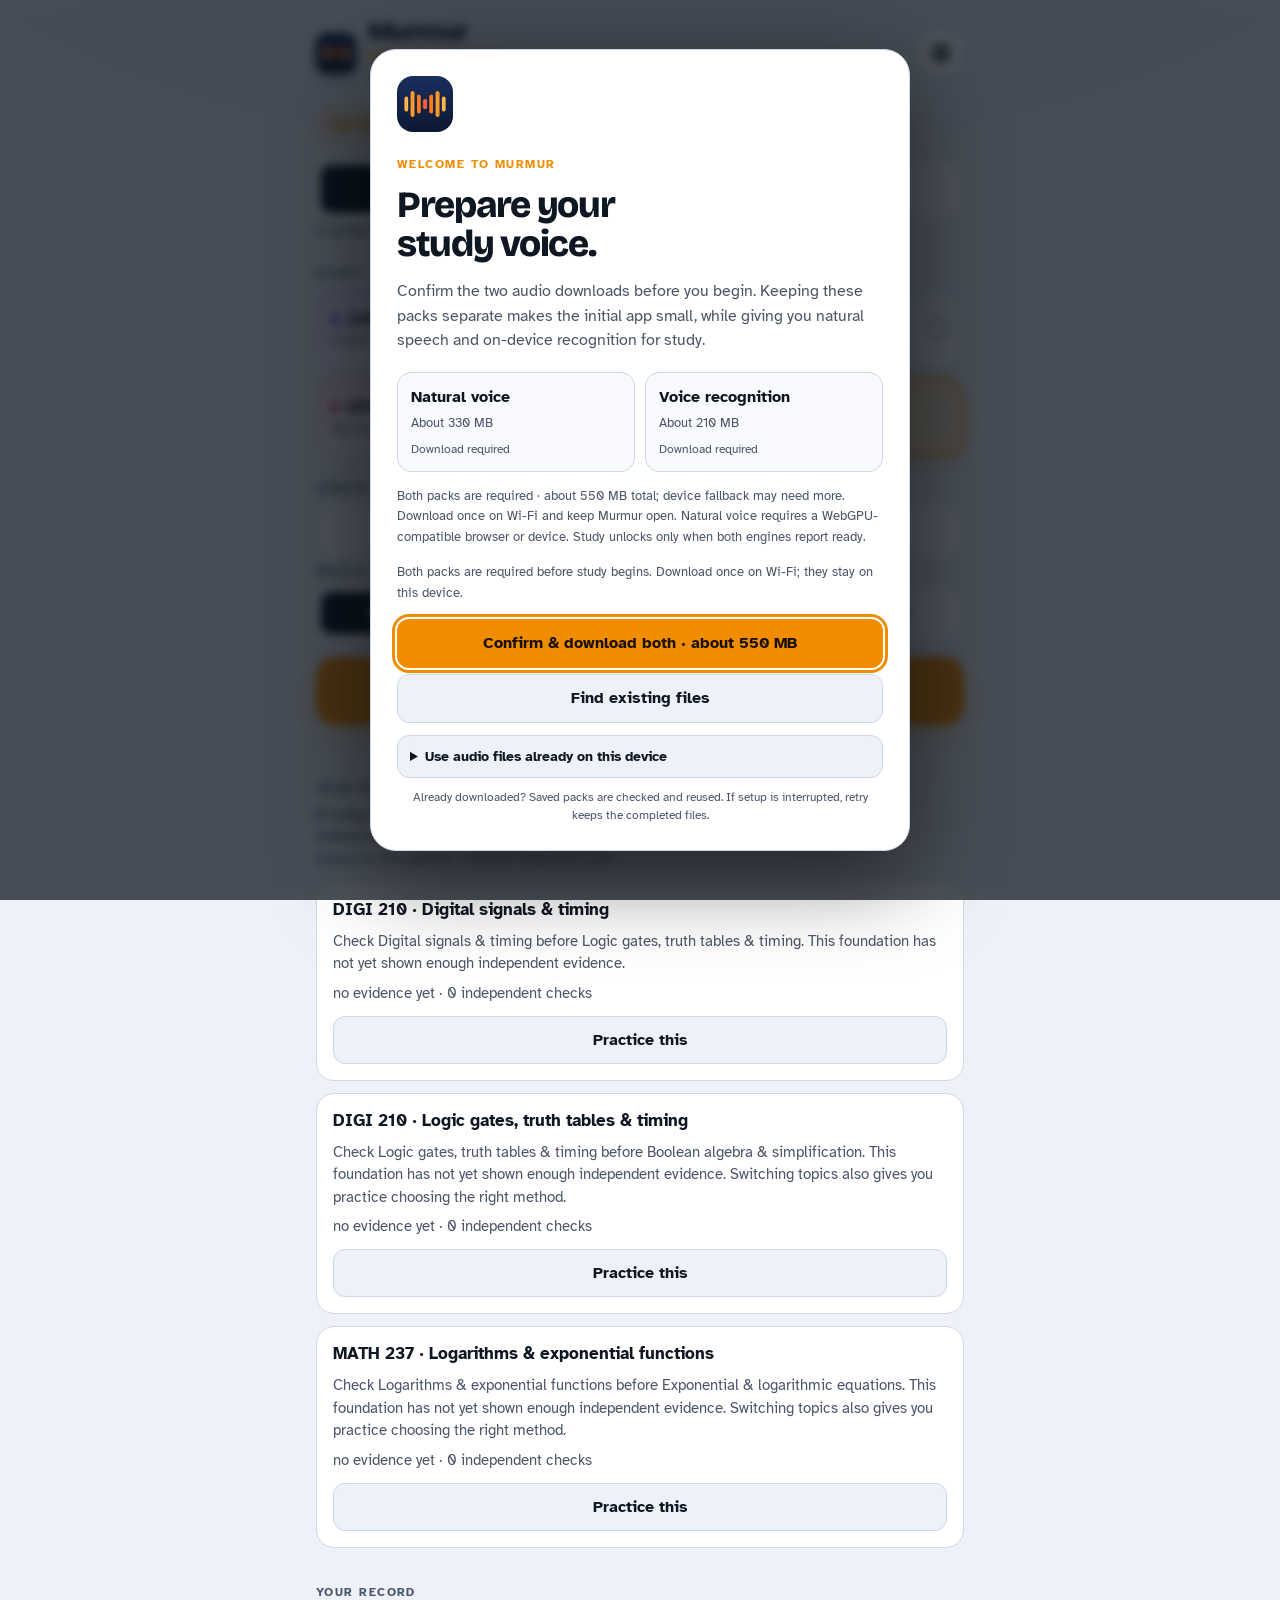
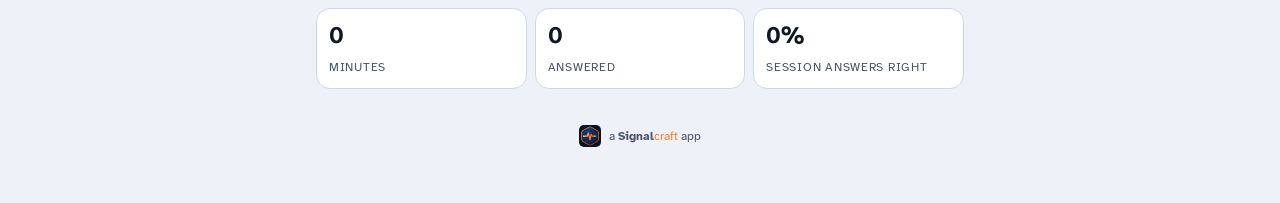
<file: docs/index.html>
<!doctype html>
<html lang="en" dir="ltr">
<head>
<meta charset="utf-8">
<meta name="viewport" content="width=device-width, initial-scale=1, viewport-fit=cover">
<title>Murmur · Study by ear</title>
<meta name="description" content="Hands-free spoken lectures and voice tutoring for DIGI 210, ELTR 238, MATH 237 and EFAB 202, built from the Pandora vault.">
<meta name="theme-color" content="#0d1117" media="(prefers-color-scheme: dark)">
<meta name="theme-color" content="#f5f2ea" media="(prefers-color-scheme: light)">
<meta name="mobile-web-app-capable" content="yes">
<meta name="apple-mobile-web-app-capable" content="yes">
<meta name="apple-mobile-web-app-title" content="Murmur">
<meta name="apple-mobile-web-app-status-bar-style" content="black-translucent">
<link rel="manifest" href="manifest.webmanifest">
<link rel="icon" href="icons/icon-192.png">
<link rel="apple-touch-icon" href="icons/icon-180.png">
<link rel="preconnect" href="https://fonts.googleapis.com">
<link rel="preconnect" href="https://fonts.gstatic.com" crossorigin>
<link rel="stylesheet" href="https://fonts.googleapis.com/css2?family=Atkinson+Hyperlegible:wght@400;700&family=Bricolage+Grotesque:opsz,wght@12..96,600;12..96,800&display=swap">
<link rel="stylesheet" href="style.css">
</head>
<body>

<!-- ============ HOME ============ -->
<main id="home" class="screen">
  <header class="appbar">
    <div class="brand"><img src="icons/icon-192.png" alt="" width="40" height="40"><div><h1>Murmur <span class="tag">study by ear</span></h1><p class="sub" id="bankInfo">Loading…</p></div></div>
    <button class="iconbtn" id="btnSettings" aria-label="Settings"></button>
  </header>

  <button class="voicechip" id="voiceChip" hidden></button>

  <section class="resume" id="resumeCard" hidden>
    <div class="resume-meta"><span class="eyebrow">Pick up where you left off</span><b id="resumeTitle"></b><small id="resumeSub"></small><div class="bar"><i id="resumeBar"></i></div></div>
    <div class="resume-actions"><button class="primary" id="btnResume">Resume</button><button class="ghost" id="btnNew">New lecture</button></div>
  </section>

  <section class="block">
    <div class="seg big" role="tablist" aria-label="Mode">
      <button class="segbtn" data-mode="lecture" role="tab">Lecture</button>
      <button class="segbtn" data-mode="tutor" role="tab">Tutor</button>
    </div>
    <p class="hint" id="modeHint"></p>
  </section>

  <section class="block">
    <h2 class="label">Study</h2>
    <div class="courses" id="courseGrid"></div>
  </section>

  <section class="block" id="lectureOpts">
    <h2 class="label">Length</h2>
    <div class="seg" id="lenSeg"><button class="segbtn" data-len="10">10 min</button><button class="segbtn" data-len="20">20 min</button><button class="segbtn" data-len="30">30 min</button></div>
    <h2 class="label">Which lecture</h2>
    <div class="seg" id="pickSeg"><button class="segbtn" data-pick="resume">Resume</button><button class="segbtn" data-pick="random">New</button><button class="segbtn" data-pick="lecture">By class</button><button class="segbtn" data-pick="topic">By topic</button></div>
    <div id="pickList" class="picklist" hidden></div>
  </section>

  <section class="block" id="tutorOpts" hidden><p class="hint" id="tutorPlan"></p></section>

  <div class="startwrap">
    <button class="start" id="btnStart" disabled><span id="startLabel">Start</span></button>
    <p class="hint center">Start while parked. After that, everything is by voice or the big buttons.</p>
  </div>

  <section class="block" id="adaptivePlan" aria-live="polite"></section>
  <section class="block" id="statsBlock"></section>
  <footer class="sc-foot"><a href="#" id="scLink"><img class="sc-badge" src="icons/signalcraft-icon.png" alt="" width="22" height="22" decoding="async"><span>a <b>Signal</b><i>craft</i> app</span></a></footer>
</main>

<!-- ============ SESSION ============ -->
<main id="session" class="screen session" hidden>
  <header class="sessbar">
    <span class="chip" id="sessCourse">DIGI 210</span>
    <span class="status" id="sessStatus">Speaking</span>
    <span class="chip ghost" id="sessCount">0 / 0</span>
  </header>
  <div class="stage">
    <p class="kicker" id="stageKicker"></p>
    <div class="spoken" id="spoken" aria-live="off"></div>
    <div class="options" id="optionBtns"></div>
    <p class="heard" id="heard"></p>
  </div>
  <nav class="controls" aria-label="Playback">
    <div class="row help">
      <button class="ctl soft" id="cExplain"></button>
      <button class="ctl soft" id="cExpand"></button>
      <button class="ctl soft accent" id="cAI"></button>
    </div>
    <div class="row main">
      <button class="ctl" id="cRepeat"></button>
      <button class="ctl hero" id="cPause"></button>
      <button class="ctl" id="cNext"></button>
      <button class="ctl danger" id="cEnd"></button>
    </div>
  </nav>
</main>

<!-- ============ SUMMARY ============ -->
<main id="summary" class="screen" hidden>
  <header class="appbar"><h1>Drive done</h1></header>
  <div id="summaryBody" class="block"></div>
  <div class="startwrap"><button class="start" id="btnHome">Back to start</button></div>
</main>

<!-- ============ SETTINGS ============ -->
<main id="settings" class="screen" hidden>
  <header class="appbar settings-header"><div><span class="eyebrow">MAKE IT YOURS</span><h1>Settings</h1><p class="hint">Your voice, your study rhythm.</p></div><button class="iconbtn" id="btnCloseSettings" aria-label="Close settings"></button></header>

  <section class="card form">
    <div class="settings-section-title"><span class="settings-number">01</span><div><h2>Audio &amp; reading</h2><p>Natural speech and recognition, on this device.</p></div></div>
    <div class="audio-pack-grid"><div class="audio-pack"><span class="audio-pack-icon" aria-hidden="true">◉</span><b>Natural voice</b><small>About 330 MB · Kokoro</small><span id="audioVoiceStatus">Not downloaded</span></div><div class="audio-pack"><span class="audio-pack-icon" aria-hidden="true">≋</span><b>Voice recognition</b><small>About 210 MB · Whisper</small><span id="audioRecognizerStatus">Not downloaded</span></div></div>
    <progress id="audioPackProgress" class="audio-progress" max="100" value="0" hidden aria-label="Audio pack download progress"></progress>
    <p class="hint audio-status" id="audioPackStatus" role="status" aria-live="polite">Download once on Wi-Fi. Models stay on this device.</p>
    <button class="btn primary" id="btnAudioPacks">Download both &amp; apply</button>
    <div class="audio-secondary-actions"><button class="btn quiet" id="btnAudioExisting">Use existing files</button><button class="btn quiet" id="btnRedownloadAudio">Re-download both</button></div>
    <p class="hint">Both engines are required for study. About 550 MB total; device fallback may need more. Keep Murmur open during setup. Natural voice requires a WebGPU-compatible browser or device.</p>
    <details class="help audio-advanced"><summary>Voice engine details &amp; individual download</summary>
    <div class="statusrow"><b id="voiceState">System voice</b><small id="voiceWhy"></small></div>
    <div class="meter" id="voiceMeter" hidden><i id="voiceMeterBar"></i></div>
    <button class="btn primary" id="btnVoice">Download the natural voice (about 330 MB, once)</button>
    <p class="hint">The required natural voice runs on your device after preparation. Download on Wi-Fi in a WebGPU-compatible browser or installed app.</p>
    </details>
    <h2 class="label">Follow-along highlight</h2>
    <div class="seg" id="hlSeg"><button class="segbtn" data-hl="phrase">Phrase</button><button class="segbtn" data-hl="word">Word</button><button class="segbtn" data-hl="off">Off</button></div>
    <label>Speaking speed <output id="rateOut">1.0×</output><input type="range" id="rate" min="0.8" max="1.3" step="0.05" value="1"></label>
  </section>

  <section class="card form" id="micCard">
<div class="settings-section-title"><span class="settings-number">02</span><div><h2>Microphone &amp; listening</h2><p>Choose your input and check that you’re heard.</p></div></div>
    <div class="permrow"><span class="dot" id="permDot"></span><div class="statusrow"><b id="permState">Checking permission…</b><small id="permWhy"></small></div></div>
    <button class="btn primary" id="btnPerm">Allow the microphone</button>
    <details class="help" id="permHelp"><summary>How to fix a blocked microphone</summary><div id="permSteps"></div></details>
    <label>Microphone to use <select id="micSel"><option value="">System default</option></select></label>
    <p class="hint" id="micSelHint">Choosing a specific microphone uses Whisper for recognition, because the browser's built-in recogniser always listens on the system default.</p>
    <div class="levelwrap"><span>Input level</span><div class="level"><i id="levelBar"></i></div></div>
    <label>Recognition <select id="earMode">
      <option value="auto">Automatic (best available)</option>
      <option value="native">Built-in only (Chrome / installed app)</option>
      <option value="local">On-device Whisper (offline after setup)</option>
      <option value="groq">Cloud recognition (requires connection)</option>
    </select></label>
    <div class="statusrow"><b id="micState"></b><small id="micWhy"></small></div>
    <div class="meter" id="sttMeter" hidden><i id="sttMeterBar"></i></div>
    <button class="btn" id="btnLocalStt">Download on-device recogniser (about 210 MB, once)</button>
    <label class="row"><input type="checkbox" id="micOn" checked> Listen for spoken answers</label>
    <label class="row"><input type="checkbox" id="optionsAloud" checked> Read multiple-choice options aloud</label>
    <div class="row gap"><button class="btn primary" id="btnTestVoice">Test: say “option two”</button><button class="btn" id="btnMeter">Watch the level</button></div>
    <p class="hint" id="testOut"></p>
  </section>

  <section class="card form">
<div class="settings-section-title"><span class="settings-number">03</span><div><h2>AI fallback order</h2><p>Five slots. One conversation.</p></div></div>
    <p class="hint">Choose at least three different providers in any free/paid mix. Paid use requires API keys for three selected provider accounts. Murmur tries configured services in this order when another is unavailable. Each provider appears once; moving it clears its previous slot. A selected provider still needs its own working key.</p>
    <p class="settings-note">These API-key connections use separate provider billing; a chat subscription does not supply an API key. Adding your key can incur charges under that provider’s plan. Keys stay on this device.</p>
    <div id="keyRows"></div>
    <button class="btn" id="btnTestAI">Test the chain</button>
    <div class="keystatus" id="aiOut"></div>
  </section>

  <section class="card form">
<div class="settings-section-title"><span class="settings-number">04</span><div><h2>Shared learning</h2><p>Keep your study plan together across devices.</p></div></div>
    <p class="hint">Connect the same private data repository in Murmur, the DIGI guide and Obsidian. Independent answers, guided attempts and review needs then travel together. The app verifies that the repository is private before syncing. Your existing phone history stays saved.</p>
    <a class="btn workbench-link" href="https://digi-210-practice-studio.feverflame.chatgpt.site" target="_blank" rel="noopener">Open DIGI workbench <span aria-hidden="true">↗</span></a>
    <p class="hint">Exact textbook questions, diagrams and guided practice. The private workbench may ask you to sign in.</p>
    <label>Private data repository <input type="text" id="syncRepo" placeholder="owner/murmur-learning-data" autocomplete="off" spellcheck="false"></label>
    <label>Private data token <input type="password" id="syncToken" autocomplete="off" placeholder="Fine-grained token for that repository"></label>
    <label class="row"><input type="checkbox" id="syncEnabled"> Enable shared private sync</label>
    <p class="hint">The token needs Contents: Read and write for this private repository only. Tokens and voice settings stay on this device; they are never included in the learning file.</p>
    <div class="row gap"><button class="btn" id="btnSync">Sync now</button><button class="btn" id="btnRefresh">Check for new material</button></div>
    <p class="hint" id="sharedSyncStatus" role="status">Saved on this phone · private sync is not connected</p>
    <p class="hint" id="syncOut"></p>
    <details class="help">
      <summary>Import older Murmur history</summary>
      <p class="hint">This reads your older progress.json without changing it. Old totals remain available, but are not treated as new independently graded answers.</p>
      <label>Older repository <input type="text" id="ghRepo" placeholder="owner/repo"></label>
      <label>Older token <input type="password" id="ghToken" autocomplete="off" placeholder="Existing GitHub token"></label>
      <button class="btn" id="btnImportLegacy">Import old history</button>
      <p class="hint" id="legacySyncOut"></p>
    </details>
  </section>

  <section class="card form">
<div class="settings-section-title"><span class="settings-number">05</span><div><h2>Your data</h2><p>Keep a copy, or start fresh on this phone.</p></div></div>
    <div class="row gap"><button class="btn" id="btnExport">Copy progress</button><button class="btn danger" id="btnReset">Reset phone history</button></div>
    <p class="hint" id="dataOut"></p>
    <p class="hint">Version <span id="ver"></span></p>
  </section>
  <section class="card sc-about">
    <img class="sc-badge" src="icons/signalcraft-icon.png" alt="" width="22" height="22" decoding="async">
    <div><h2 class="sc-word"><b>Signal</b><i>craft</i></h2><p class="sc-tagline">SOFTWARE THAT SPEAKS ELECTRONICS</p>
    <p class="hint">Murmur connects your phone, DIGI workbench and Obsidian study hub. A Signalcraft app by jrshaack, and a sibling of the ESP Toolkit.</p></div>
  </section>
</main>

<dialog id="paidConfirmDialog" class="paid-confirm-dialog" aria-labelledby="paidConfirmTitle" aria-describedby="paidConfirmMessage paidConfirmNote">
  <span class="eyebrow">YOUR API ACCOUNT</span><h2 id="paidConfirmTitle">Enable optional paid APIs?</h2><p id="paidConfirmMessage"></p><p id="paidConfirmNote" class="settings-note">This is optional. Paid providers are not necessary to use Murmur. API-key connections use separate provider billing; a chat subscription does not supply an API key.</p><div class="paid-confirm-actions"><button id="paidConfirmNo" class="btn" autofocus>Cancel</button><button id="paidConfirmYes" class="btn primary">Enable paid APIs</button></div>
</dialog>

<dialog id="audioSetupDialog" class="audio-setup-dialog" aria-labelledby="audioSetupTitle" aria-describedby="audioSetupIntro">
  <div class="audio-setup-heading"><img src="icons/icon-192.png" alt="" width="56" height="56"><span class="eyebrow">WELCOME TO MURMUR</span><h2 id="audioSetupTitle">Prepare your<br>study voice.</h2><p id="audioSetupIntro">Confirm the two audio downloads before you begin. Keeping these packs separate makes the initial app small, while giving you natural speech and on-device recognition for study.</p></div>
  <div class="audio-pack-grid"><div class="audio-pack"><b>Natural voice</b><small>About 330 MB</small><span id="audioDialogVoice">Not downloaded</span></div><div class="audio-pack"><b>Voice recognition</b><small>About 210 MB</small><span id="audioDialogRecognizer">Not downloaded</span></div></div>
  <p class="hint">Both packs are required · about 550 MB total; device fallback may need more. Download once on Wi-Fi and keep Murmur open. Natural voice requires a WebGPU-compatible browser or device. Study unlocks only when both engines report ready.</p>
  <progress id="audioDialogProgress" class="audio-progress" max="100" value="0" hidden aria-label="Audio setup progress"></progress>
  <p id="audioDialogStatus" class="hint audio-status" role="status" aria-live="polite"></p>
  <div class="audio-setup-actions"><button id="audioDownloadBoth" class="btn primary">Confirm &amp; download both · about 550 MB</button><button id="audioFindFiles" class="btn">Find existing files</button></div>
  <details id="audioRecovery" class="help audio-recovery"><summary>Use audio files already on this device</summary><p class="hint">Choose the folder or files you previously downloaded, even if they were moved. Only recognized, verified model files are imported. Nothing else is searched or uploaded.</p><label>Which pack? <select id="audioModelHint"><option value="">Detect automatically</option><option value="Kokoro-82M-v1.0-ONNX">Natural voice · Kokoro</option><option value="whisper-base.en">Recognition · Whisper base</option><option value="whisper-tiny.en">Recognition · Whisper tiny fallback</option></select></label><div class="row gap"><button id="audioChooseFolder" class="btn">Choose folder</button><button id="audioChooseFiles" class="btn">Choose files</button></div><input id="audioFolderInput" type="file" webkitdirectory multiple hidden><input id="audioFilesInput" type="file" multiple hidden><p id="audioRecoveryStatus" class="hint" role="status">Existing files are checked locally. Missing files require your confirmation before download.</p></details>
  <p class="audio-setup-foot">Already downloaded? Saved packs are checked and reused. If setup is interrupted, retry keeps the completed files.</p>
</dialog>

<audio id="silence" loop preload="auto"></audio>
<script src="parse.js"></script>
<script src="voice.js"></script>
<script src="ear.js"></script>
<script src="ai.js"></script>
<script src="speechtext.js"></script>
<script src="murmur-sync.js"></script>
<script src="murmur-adaptive.js"></script>
<script src="phone-study.js"></script>
<script src="app.js"></script>
<script src="audio-files.js"></script>
<script src="voice-setup.js"></script>
</body>
</html>
</file>
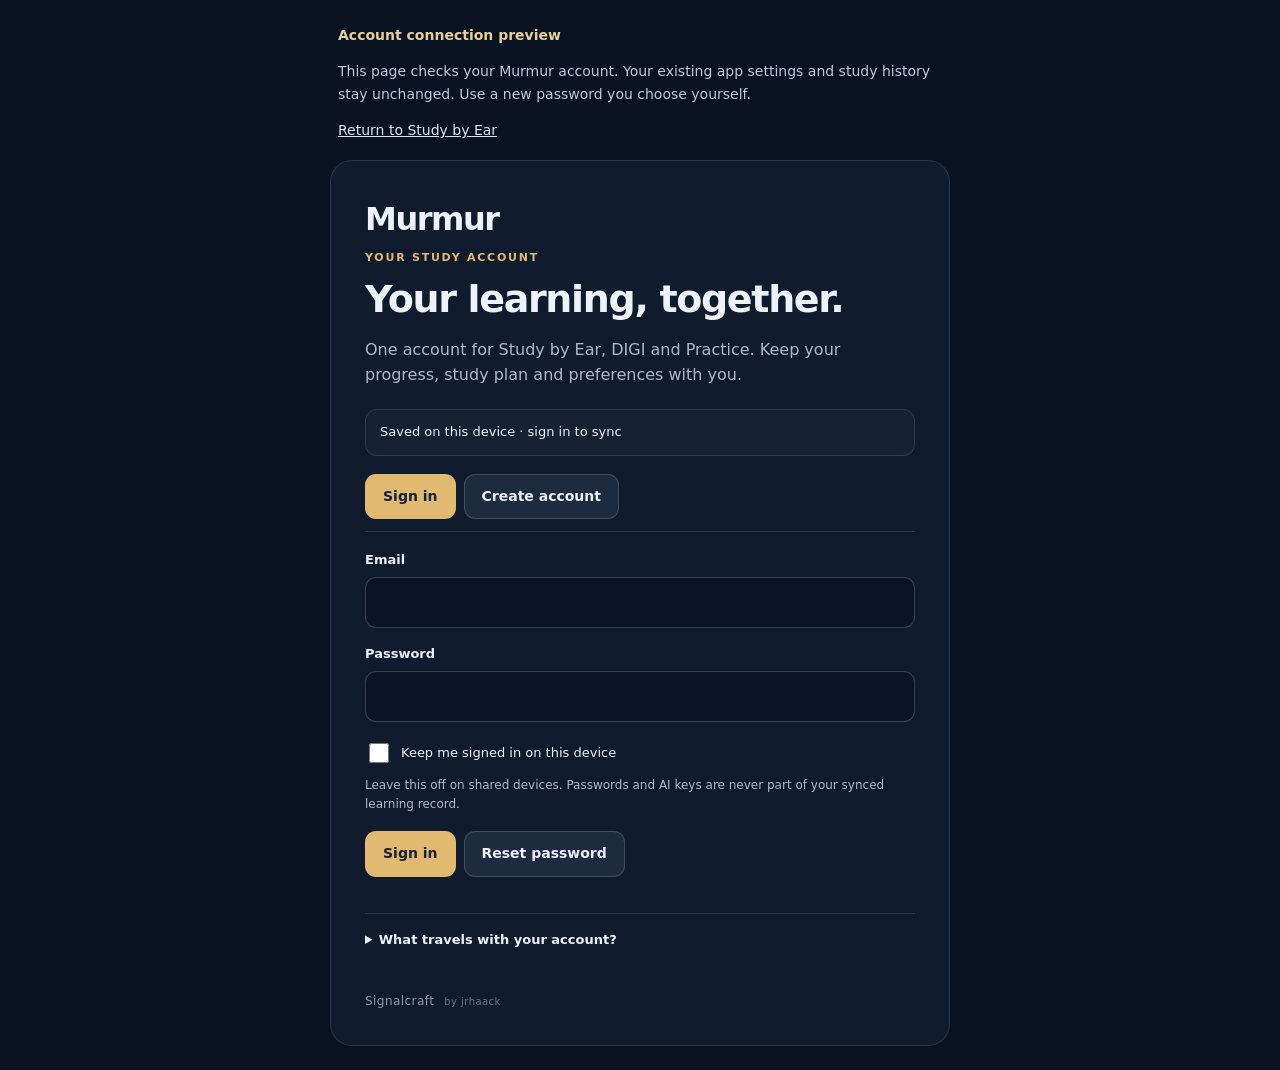
<file: docs/account-preview.html>
<!doctype html>
<html lang="en"><head><meta charset="utf-8">
<meta name="viewport" content="width=device-width,initial-scale=1">
<meta name="robots" content="noindex,nofollow">
<title>Murmur · Account connection preview</title>
<style>.murmur-account{--ma-accent:#e1b970;--ma-text:#edf1f8;--ma-muted:#aab9ce;--ma-line:#ffffff1e;box-sizing:border-box;color:var(--ma-text);font:15px/1.55 system-ui,-apple-system,sans-serif;max-width:620px;margin:auto;padding:clamp(18px,4vw,34px);background:#101b2d;border:1px solid var(--ma-line);border-radius:22px;overflow-wrap:anywhere}
.murmur-account *{box-sizing:border-box}.murmur-account .ma-eyebrow{font-size:11px;letter-spacing:.16em;font-weight:750;color:var(--ma-accent);margin:0 0 12px}.murmur-account .ma-title{font-size:clamp(27px,5vw,38px);line-height:1.15;letter-spacing:-.035em;margin:0 0 16px;color:var(--ma-text)}.murmur-account .ma-intro{font-size:16px;color:var(--ma-muted);margin:0 0 22px}.murmur-account .ma-status{padding:12px 14px;background:#ffffff07;border-radius:12px;border:1px solid var(--ma-line);font-size:13px;min-height:46px}
.murmur-account .ma-tabs,.murmur-account .ma-actions{display:flex;gap:8px;flex-wrap:wrap;margin:18px 0}.murmur-account .ma-tabs{border-bottom:1px solid var(--ma-line);padding-bottom:12px}.murmur-account .ma-button{min-height:44px;padding:11px 17px;font:inherit;font-size:14px;font-weight:650;border:1px solid #ffffff27;border-radius:11px;color:var(--ma-text);background:#1d2b41;cursor:pointer;white-space:normal;max-width:100%;height:auto;box-shadow:none}.murmur-account .ma-button:hover{background:#283953}.murmur-account .ma-button.ma-primary,.murmur-account .ma-button[aria-pressed=true]{background:var(--ma-accent);color:#152039;border-color:transparent}.murmur-account .ma-button:disabled{opacity:.55;cursor:wait}.murmur-account :is(button,input,summary):focus-visible{outline:3px solid #93c6f3;outline-offset:3px}
.murmur-account .ma-field{display:grid;gap:7px;font-size:13px;font-weight:650;margin:16px 0}.murmur-account input:not([type=checkbox]){width:100%;min-width:0;padding:12px 14px;min-height:48px;border:1px solid #ffffff30;border-radius:11px;background:#0b1424;color:var(--ma-text);font:inherit;font-size:16px}.murmur-account .ma-check{display:flex;align-items:center;gap:9px;font-size:13px;margin-top:18px}.murmur-account input[type=checkbox]{width:20px;height:20px;flex:0 0 20px;accent-color:var(--ma-accent)}.murmur-account .ma-note{font-size:12px;color:var(--ma-muted);margin:10px 0 18px}.murmur-account .ma-form>.ma-button{margin:0 8px 10px 0}.murmur-account .ma-details{margin-top:26px;padding-top:16px;border-top:1px solid var(--ma-line);font-size:13px;color:var(--ma-muted)}.murmur-account summary{cursor:pointer;min-height:34px;font-weight:650;color:var(--ma-text)}.murmur-account .ma-credit{font-size:11px;letter-spacing:.04em;color:var(--ma-muted);margin-top:28px;opacity:.8}.murmur-account .ma-profile{display:flex;justify-content:space-between;align-items:center;gap:12px;flex-wrap:wrap;margin:20px 0}.murmur-account .ma-badge{font-size:11px;border:1px solid #8dceb850;color:#acdfcd;padding:4px 8px;border-radius:100px}.murmur-account .ma-verification{padding:6px 0}.murmur-account .ma-verification h3{font-size:23px;margin-bottom:10px}
@media(max-width:380px){.murmur-account{border-radius:16px;padding:17px}.murmur-account .ma-actions>.ma-button{flex:1 1 135px}.murmur-account .ma-form>.ma-primary{width:100%}}
@media(prefers-reduced-motion:reduce){.murmur-account *{animation:none!important;transition:none!important}}
.murmur-account .ma-wordmark{font-size:32px;font-weight:780;letter-spacing:-.045em;margin:0 0 5px;color:var(--ma-text)}.murmur-account .ma-company{font-size:12px}.murmur-account .ma-author{font-size:10px;margin-left:10px;opacity:.72}

body{margin:0;background:#091220;color:#bbc9dd;font:14px/1.6 system-ui;padding:24px 12px}
.preview-note{max-width:620px;margin:0 auto 18px;padding:0 8px;box-sizing:border-box}
.preview-note strong{color:#e7cf9e}.preview-note a{color:#dbe5f8}
</style></head><body>
<aside class="preview-note"><strong>Account connection preview</strong>
<p>This page checks your Murmur account. Your existing app settings and study history stay unchanged. Use a new password you choose yourself.</p>
<a href="./">Return to Study by Ear</a></aside>
<main id="account"></main>
<script>/** Public Firebase web identifiers, not administrator credentials.
 * Keep disabled until Authentication and Firestore App Check enforcement,
 * database rules and every app's account-isolation checks pass in production.
 */
window.MURMUR_ACCOUNT_CONFIG = Object.freeze({
  enabled: false,
  appCheckEnforced: false,
  githubEnabled: false,
  sdkUrl: 'firebase-adapter.5a70f02723b5e07c.js',
  firebase: {
    apiKey: 'AIzaSyCxdR5sdrr4Go8f_1S6zupSWEIsw1NOTCQ',
    authDomain: 'murmur-study.firebaseapp.com',
    projectId: 'murmur-study',
    appId: '1:359505528798:web:727f2abd59ccc9c3eeff4f',
    captchaKey: '6LcudtwtAAAAAL5BhDihtts-hri74H8HvJ5l6VVP'
  }
});

/* Murmur shared learner sync v3. No credentials are stored in this document. */
(function (root, factory) {
  const api = factory();
  if (typeof module === 'object' && module.exports) module.exports = api;
  else root.MurmurSync = api;
})(typeof globalThis !== 'undefined' ? globalThis : this, function () {
  'use strict';
  const VERSION = 3,
    FILE = 'murmur-sync.json';
  // Local-only budgeting: one changed upload per minute, idle pulls every five minutes.
  // These are per-client limits; GitHub may also limit the account's unrelated activity.
  const SYNC_POLICY = Object.freeze({
    activeMs: 60000,
    idleMs: 300000,
    retryMinMs: 60000,
    retryMaxMs: 3600000,
    conflictPasses: 3
  });
  // Only these local messages are persisted. Never retain server text or credentials.
  // A retry deadline records when to try again; it does not imply a rate limit.
  const FAILURE_STATUS = Object.freeze({
    rate: 'GitHub rate limit · progress queued locally',
    private: 'Choose a private data repository · nothing uploaded',
    auth: 'GitHub connection needs attention · progress is saved locally',
    network: 'Offline or sync interrupted · progress queued locally'
  });
  const plain = (x) => !!x && typeof x === 'object' && !Array.isArray(x);
  const copy = (x) => JSON.parse(JSON.stringify(x));
  const stable = (x) => JSON.stringify(sort(x));
  function sort(x) {
    if (Array.isArray(x)) return x.map(sort);
    if (!plain(x)) return x;
    const r = {};
    for (const k of Object.keys(x).sort())
      if (!['__proto__', 'constructor', 'prototype'].includes(k)) r[k] = sort(x[k]);
    return r;
  }
  const fresh = () => ({ schema: VERSION, events: {}, records: {} });
  const uuid = () =>
    globalThis.crypto?.randomUUID?.() ||
    'm' +
      Date.now().toString(36) +
      '-' +
      Math.random().toString(36).slice(2) +
      '-' +
      Math.random().toString(36).slice(2);
  const safeKey = (k) =>
    typeof k === 'string' &&
    k.length > 0 &&
    k.length <= 512 &&
    !['__proto__', 'constructor', 'prototype'].includes(k);
  const str = (x, n = 300) => String(x ?? '').slice(0, n);
  function validate(raw) {
    if (!plain(raw) || raw.schema !== VERSION || !plain(raw.events) || !plain(raw.records))
      throw new Error('Unsupported or damaged Murmur sync file. No cloud data was overwritten.');
    const doc = fresh();
    for (const [id, e] of Object.entries(raw.events)) {
      if (
        !safeKey(id) ||
        !plain(e) ||
        e.id !== id ||
        !Number.isFinite(e.credit) ||
        e.credit < 0 ||
        e.credit > 1 ||
        !Number.isFinite(e.updatedAt) ||
        !Number.isFinite(Date.parse(e.at)) ||
        !e.course ||
        !e.topic
      )
        continue;
      doc.events[id] = {
        id,
        source: str(e.source, 50),
        device: str(e.device, 100),
        questionId: str(e.questionId, 200),
        partId: str(e.partId, 200),
        course: str(e.course, 50),
        topic: str(e.topic, 200),
        credit: e.credit,
        at: e.at,
        updatedAt: e.updatedAt,
        rev: Math.max(1, Math.trunc(e.rev) || 1),
        revision: Math.max(1, Math.trunc(e.revision) || 1),
        tags: Array.isArray(e.tags) ? e.tags.slice(0, 30).map((t) => str(t, 100)) : []
      };
      for (const k of ['status', 'mode'])
        if (typeof e[k] === 'string') doc.events[id][k] = str(e[k], 40);
      for (const k of ['independent', 'assisted', 'revealed', 'selfReported'])
        if (typeof e[k] === 'boolean') doc.events[id][k] = e[k];
      if (Number.isFinite(e.hintsUsed)) doc.events[id].hintsUsed = Math.max(0, e.hintsUsed);
      if (e.deleted === true) doc.events[id].deleted = true;
    }
    for (const [key, r] of Object.entries(raw.records))
      if (
        safeKey(key) &&
        plain(r) &&
        safeKey(r.namespace) &&
        safeKey(r.key) &&
        Number.isFinite(r.updatedAt) &&
        r.value !== undefined
      )
        doc.records[key] = {
          namespace: r.namespace,
          key: r.key,
          value: copy(r.value),
          updatedAt: r.updatedAt,
          rev: Math.max(1, Math.trunc(r.rev) || 1),
          device: str(r.device, 100)
        };
    return doc;
  }
  function winner(a, b) {
    if (!a) return b;
    if (!b) return a;
    for (const k of ['updatedAt', 'rev']) {
      if ((a[k] || 0) !== (b[k] || 0)) return (a[k] || 0) > (b[k] || 0) ? a : b;
    }
    return stable(a) >= stable(b) ? a : b;
  }
  function merge(a, b) {
    a = validate(a);
    b = validate(b);
    const r = fresh();
    for (const k of ['events', 'records'])
      for (const id of new Set([...Object.keys(a[k]), ...Object.keys(b[k])]))
        r[k][id] = copy(winner(a[k][id], b[k][id]));
    return r;
  }
  function summaries(events) {
    const out = {};
    for (const e of events) {
      if (e.deleted) continue;
      const k = e.course + '|' + e.topic;
      const t =
        out[k] ||
        (out[k] = {
          course: e.course,
          topic: e.topic,
          n: 0,
          credit: 0,
          bad: 0,
          independentCorrect: 0,
          guided: 0,
          manual: 0,
          last: 0,
          tags: {}
        });
      t.n++;
      t.credit += e.credit;
      t.bad += 1 - e.credit;
      t.last = Math.max(t.last, Date.parse(e.at) || 0);
      if (e.credit === 1 && e.independent === true && !e.assisted && !e.revealed && !e.selfReported)
        t.independentCorrect++;
      if (e.assisted || e.revealed || e.status === 'guided') t.guided++;
      if (e.selfReported || e.status === 'manual') t.manual++;
      for (const tag of e.tags || []) t.tags[tag] = (t.tags[tag] || 0) + 1;
    }
    for (const t of Object.values(out)) t.score = t.n ? t.credit / t.n : 0;
    return out;
  }
  function encode(s) {
    if (typeof Buffer !== 'undefined') return Buffer.from(s, 'utf8').toString('base64');
    const b = new TextEncoder().encode(s);
    let raw = '';
    for (let i = 0; i < b.length; i += 8192) raw += String.fromCharCode(...b.subarray(i, i + 8192));
    return btoa(raw);
  }
  function decode(s) {
    if (typeof Buffer !== 'undefined') return Buffer.from(s, 'base64').toString('utf8');
    const raw = atob(s.replace(/\s/g, ''));
    return new TextDecoder().decode(Uint8Array.from(raw, (c) => c.charCodeAt(0)));
  }
  function create(opts = {}) {
    const appId = str(opts.appId || 'murmur', 50),
      key = 'murmur.sync.v3.' + appId;
    const storage = opts.storage || {
      read: () => {
        try {
          return localStorage.getItem(key);
        } catch {
          return null;
        }
      },
      write: (v) => localStorage.setItem(key, v)
    };
    let doc = fresh(),
      device = uuid(),
      lastSync = 0,
      status = 'Saved on this device',
      dirty = false,
      closed = false,
      revision = 0,
      persistQueue = Promise.resolve(),
      running = null,
      again = false,
      timer = null,
      timerDue = 0,
      interval = null;
    // Persist deadlines beside local data (never in the shared document or with a token).
    let network = {
        repo: '',
        branch: '',
        lastAttempt: 0,
        backoffUntil: 0,
        failures: 0,
        failureKind: '',
        failureStatus: ''
      },
      configSeen = '';
    const visible = () => globalThis.document?.visibilityState !== 'hidden',
      online = () => globalThis.navigator?.onLine !== false;
    const off = [];
    const conf = () => {
      const c = typeof opts.config === 'function' ? opts.config() : opts.config || {};
      return { ...c, repo: String(c.repo || '').trim() };
    };
    const emit = () => {
      try {
        opts.onChange?.(api);
      } catch (e) {
        console.warn('Murmur view update failed', e);
      }
    };
    const report = (s) => {
      status = s;
      try {
        opts.onStatus?.({
          status: s,
          lastSync,
          pending: dirty,
          configured: !!(conf().token && conf().enabled !== false)
        });
      } catch {}
    };
    function readSaved(raw) {
      if (!raw) return null;
      const j = typeof raw === 'string' ? JSON.parse(raw) : raw;
      if (j.doc) return { ...j, doc: validate(j.doc) };
      return { doc: validate(j) };
    }
    const ready = (async () => {
      try {
        const x = readSaved(await storage.read());
        if (x) {
          doc = x.doc;
          device = x.device || device;
          lastSync = x.lastSync || 0;
          dirty = !!x.dirty;
          if (plain(x.network))
            network = {
              repo: str(x.network.repo),
              branch: str(x.network.branch),
              lastAttempt: Math.max(0, Number(x.network.lastAttempt) || 0),
              backoffUntil: Math.max(0, Number(x.network.backoffUntil) || 0),
              failures: Math.max(0, Number(x.network.failures) || 0),
              failureKind: str(x.network.failureKind, 20),
              failureStatus: Object.values(FAILURE_STATUS).includes(x.network.failureStatus)
                ? x.network.failureStatus
                : ''
            };
        }
      } catch (e) {
        report('Local sync data could not be read; original practice progress is unchanged.');
        throw e;
      }
      emit();
      return api;
    })();
    function persist() {
      const work = async () => {
        const save = async () => {
          try {
            const disk = readSaved(await storage.read());
            if (disk) doc = merge(doc, disk.doc);
          } catch (e) {
            if (e && /Unsupported|damaged/.test(String(e.message))) throw e;
          }
          await storage.write(JSON.stringify({ device, lastSync, dirty, network, doc }));
        };
        if (!opts.storage && globalThis.navigator?.locks?.request)
          await navigator.locks.request(key, save);
        else await save();
      };
      persistQueue = persistQueue.catch(() => {}).then(work);
      return persistQueue;
    }
    async function changed() {
      dirty = true;
      revision++;
      await persist();
      emit();
      schedule();
    }
    // Keep the earliest pending wakeup; repeated answers/focus events cannot create a storm.
    function schedule(ms = 2000) {
      if (closed || !visible() || !online()) return;
      const due = Date.now() + Math.max(0, ms);
      if (timer && timerDue <= due) return;
      clearTimeout(timer);
      timerDue = due;
      timer = setTimeout(
        () => {
          timer = null;
          timerDue = 0;
          sync().catch(() => {});
        },
        Math.min(2147483647, Math.max(0, ms))
      );
    }
    function resetConfig(c) {
      const branch = String(c.branch || ''),
        signature = c.repo + '\n' + branch + '\n' + String(c.token || '');
      if (network.repo !== c.repo || network.branch !== branch) {
        network = {
          repo: c.repo,
          branch,
          lastAttempt: 0,
          backoffUntil: 0,
          failures: 0,
          failureKind: '',
          failureStatus: ''
        };
      } else if (configSeen && configSeen !== signature && network.failureKind !== 'rate') {
        network.failures = 0;
        network.backoffUntil = 0;
        network.lastAttempt = 0;
        network.failureStatus = '';
      }
      configSeen = signature;
    }
    function backoffStatus() {
      // A fresh rate-limit response takes precedence over any older diagnostic.
      if (network.failureKind === 'rate') return FAILURE_STATUS.rate;
      return network.failureStatus || FAILURE_STATUS[network.failureKind] || FAILURE_STATUS.network;
    }
    function nextSync() {
      return Math.max(
        network.backoffUntil,
        network.lastAttempt
          ? network.lastAttempt + (dirty ? SYNC_POLICY.activeMs : SYNC_POLICY.idleMs)
          : 0
      );
    }
    function limitError(until) {
      const e = new Error('GitHub rate limit · progress queued locally');
      e.rateLimited = true;
      e.retryAt = until;
      return e;
    }
    function stageAttempt(input) {
      const id = input.id || device + ':' + uuid();
      if (!safeKey(id)) throw new Error('Invalid attempt ID');
      const old = doc.events[id];
      const at = input.at ? new Date(input.at).toISOString() : old?.at || new Date().toISOString();
      const e = {
        id,
        source: input.source || appId,
        device,
        questionId: str(input.questionId, 200),
        partId: str(input.partId, 200),
        course: str(input.course, 50),
        topic: str(input.topic, 200),
        credit: Number(input.credit),
        at,
        updatedAt: Math.max(Date.now(), (old?.updatedAt || 0) + 1),
        rev: (old?.rev || 0) + 1,
        revision: input.revision || old?.revision || 1,
        tags: input.tags || []
      };
      for (const k of [
        'status',
        'mode',
        'independent',
        'assisted',
        'revealed',
        'selfReported',
        'hintsUsed',
        'deleted'
      ])
        if (input[k] !== undefined) e[k] = input[k];
      if (old) {
        const comparable = (x) => {
          const y = { ...x };
          delete y.updatedAt;
          delete y.rev;
          delete y.device;
          return stable(y);
        };
        const normalized = validate({ schema: 3, events: { [id]: e }, records: {} }).events[id];
        if (normalized && comparable(old) === comparable(normalized)) return { id, changed: false };
      }
      const clean = validate({ schema: 3, events: { [id]: e }, records: {} }).events[id];
      if (!clean) throw new Error('Attempt requires a course, topic, date and credit from 0 to 1.');
      doc.events[id] = clean;
      return { id, changed: true };
    }
    async function recordAttempt(input) {
      await ready;
      const r = stageAttempt(input);
      if (r.changed) await changed();
      return r.id;
    }
    async function recordAttempts(inputs) {
      await ready;
      let any = false;
      const ids = [];
      for (const input of inputs) {
        const r = stageAttempt(input);
        ids.push(r.id);
        any = any || r.changed;
      }
      if (any) await changed();
      return ids;
    }
    async function putRecords(inputs) {
      await ready;
      if (!Array.isArray(inputs)) throw new Error('Records must be an array');
      const staged = Object.create(null),
        results = [];
      // Validate and stage the whole batch before changing the document; one durable write/notification.
      for (const input of inputs) {
        const { namespace, key: rkey, value } = input || {};
        if (!safeKey(namespace) || !safeKey(rkey)) throw new Error('Invalid record key');
        const k = namespace + '|' + rkey;
        if (!safeKey(k)) throw new Error('Record key is too long');
        const old = staged[k] || doc.records[k];
        if (old && stable(old.value) === stable(value)) {
          results.push(old);
          continue;
        }
        const r = {
          namespace,
          key: rkey,
          value: copy(value),
          updatedAt: Math.max(Date.now(), (old?.updatedAt || 0) + 1),
          rev: (old?.rev || 0) + 1,
          device
        };
        staged[k] = r;
        results.push(r);
      }
      if (Object.keys(staged).length) {
        Object.assign(doc.records, staged);
        await changed();
      }
      return results;
    }
    async function putRecord(namespace, rkey, value) {
      return (await putRecords([{ namespace, key: rkey, value }]))[0];
    }

    function headers(c) {
      return {
        Authorization: 'Bearer ' + c.token,
        Accept: 'application/vnd.github+json',
        'X-GitHub-Api-Version': '2022-11-28'
      };
    }
    function base(c) {
      if (!/^[A-Za-z0-9_.-]+\/[A-Za-z0-9_.-]+$/.test(c.repo))
        throw new Error('Use repository format owner/name.');
      return 'https://api.github.com/repos/' + c.repo;
    }
    // Apply server backoff before every request, including reads within a transaction.
    // A successful final-quota response also blocks the next request until the reset.
    async function req(url, init) {
      if (network.backoffUntil > Date.now()) throw limitError(network.backoffUntil);
      const transport = opts.fetch || globalThis.fetch;
      if (!transport) throw new Error('Network requests are unavailable');
      const ctl = typeof AbortController !== 'undefined' ? new AbortController() : null;
      const tid = setTimeout(() => ctl?.abort(), 20000);
      try {
        const r = await transport(url, { ...init, signal: ctl?.signal });
        const h = (n) => r.headers?.get?.(n),
          retry = h('retry-after'),
          remaining = h('x-ratelimit-remaining'),
          reset = Number(h('x-ratelimit-reset')) * 1000;
        let secondary = false;
        if (r.status === 403 && !retry && remaining !== '0')
          try {
            secondary = /rate limit|secondary|abuse/i.test(String((await r.json()).message || ''));
          } catch {}
        const limited =
          r.status === 429 || (r.status === 403 && (!!retry || secondary)) || remaining === '0';
        if (limited) {
          const now = Date.now(),
            seconds = Number(retry),
            retryAt = retry
              ? Number.isFinite(seconds)
                ? now + Math.max(0, seconds) * 1000
                : Date.parse(retry)
              : 0;
          const until = Math.max(
            now + SYNC_POLICY.retryMinMs,
            Number.isFinite(retryAt) ? retryAt : 0,
            remaining === '0' && Number.isFinite(reset) ? reset + 1000 : 0
          );
          network.backoffUntil = Math.max(network.backoffUntil, until);
          network.failureKind = 'rate';
          if (!r.ok) throw limitError(until);
        }
        return r;
      } finally {
        clearTimeout(tid);
      }
    }
    async function privateRepository(c) {
      const r = await req(base(c), { headers: headers(c), cache: 'no-store' });
      if (!r.ok) throw new Error('GitHub ' + r.status + ' checking repository');
      const info = await r.json();
      if (info.private !== true)
        throw new Error(
          'Murmur requires a private repository for learning records. Choose a private data repository; no progress was uploaded.'
        );
    }
    async function remote(c, path = FILE) {
      const url =
        base(c) + '/contents/' + path + (c.branch ? '?ref=' + encodeURIComponent(c.branch) : '');
      const r = await req(url, { headers: headers(c), cache: 'no-store' });
      if (r.status === 404) return { doc: null, sha: null };
      if (!r.ok) throw new Error('GitHub ' + r.status + ' on read');
      const j = await r.json();
      let content = j.content;
      if (!content && j.sha) {
        const blob = await req(base(c) + '/git/blobs/' + encodeURIComponent(j.sha), {
          headers: headers(c),
          cache: 'no-store'
        });
        if (!blob.ok) throw new Error('GitHub ' + blob.status + ' on blob read');
        content = (await blob.json()).content;
      }
      if (typeof content !== 'string')
        throw new Error('GitHub did not return a readable progress file');
      return { doc: JSON.parse(decode(content)), sha: j.sha };
    }
    // Coalesce concurrent calls. Dirty writes bypass the idle interval, never the active
    // cooldown or a server deadline. All answers are already durable before networking.
    async function sync() {
      await ready;
      if (closed) return status;
      if (running) return running;
      const c = conf();
      if (c.enabled === false || !c.token) {
        report('Saved on this device · connect GitHub to sync');
        return status;
      }
      resetConfig(c);
      if (!visible() || !online()) {
        if (dirty) report('Saved locally · sync resumes when this app is active and online');
        return status;
      }
      const wait = nextSync() - Date.now();
      if (wait > 0) {
        if (dirty)
          report(
            network.backoffUntil > Date.now() ? backoffStatus() : 'Saved locally · sync queued'
          );
        schedule(wait);
        return status;
      }
      clearTimeout(timer);
      timer = null;
      timerDue = 0;
      network.lastAttempt = Date.now();
      running = (async () => {
        report('Syncing…');
        try {
          await persist();
          await privateRepository(c);
          // Re-read and union after a conflicting SHA; bound retries and space writes.
          for (let pass = 0; pass < SYNC_POLICY.conflictPasses; pass++) {
            const before = revision;
            const r = await remote(c);
            const rd = r.doc ? validate(r.doc) : fresh();
            const merged = merge(doc, rd);
            const didChange = stable(doc) !== stable(merged);
            doc = merged;
            await persist();
            if (didChange) emit();
            const payload = stable(doc);
            if (r.doc && payload === stable(rd)) {
              dirty = false;
              lastSync = Date.now();
              network.failures = 0;
              await persist();
              report('Synced · ' + new Date(lastSync).toLocaleTimeString());
              return status;
            }
            const body = { message: 'Murmur learner progress [skip ci]', content: encode(payload) };
            if (r.sha) body.sha = r.sha;
            if (c.branch) body.branch = c.branch;
            const w = await req(base(c) + '/contents/' + FILE, {
              method: 'PUT',
              headers: { ...headers(c), 'Content-Type': 'application/json' },
              body: JSON.stringify(body)
            });
            if (w.status === 409 || w.status === 422) {
              if (pass + 1 < SYNC_POLICY.conflictPasses)
                await new Promise((resolve) => setTimeout(resolve, 1000 * (pass + 1)));
              continue;
            }
            if (!w.ok) throw new Error('GitHub ' + w.status + ' on write');
            dirty = revision !== before;
            lastSync = Date.now();
            network.failures = 0;
            await persist();
            report(
              dirty
                ? 'Saved · latest answer queued'
                : 'Synced · ' + new Date(lastSync).toLocaleTimeString()
            );
            if (dirty) again = true;
            return status;
          }
          throw new Error('Concurrent changes are still arriving; retrying shortly');
        } catch (e) {
          dirty = true;
          network.failures++;
          network.failureKind = e.rateLimited
            ? 'rate'
            : /private repository|401|403|404/.test(String(e.message))
              ? 'auth'
              : 'network';
          const now = Date.now(),
            delay = Math.min(
              SYNC_POLICY.retryMaxMs,
              SYNC_POLICY.retryMinMs * 2 ** Math.min(network.failures - 1, 6)
            );
          network.backoffUntil = Math.max(network.backoffUntil, now + delay);
          if (/private repository|401|403|404/.test(String(e.message)))
            network.backoffUntil = Math.max(network.backoffUntil, now + SYNC_POLICY.retryMaxMs);
          const msg = e.rateLimited
            ? FAILURE_STATUS.rate
            : /private repository/.test(String(e.message))
              ? FAILURE_STATUS.private
              : /401|403|404/.test(String(e.message))
                ? FAILURE_STATUS.auth
                : FAILURE_STATUS.network;
          network.failureStatus = msg;
          await persist();
          report(msg);
          schedule(network.backoffUntil - now);
          throw e;
        }
      })();
      try {
        return await running;
      } finally {
        running = null;
        if (again && !closed) {
          again = false;
          schedule(Math.max(2000, nextSync() - Date.now()));
        }
      }
    }
    /** Explicitly test repaired repository permissions without waiting an hour.
     * Automatic retries retain exponential backoff. A manual auth retry is still
     * limited to one per active interval and never overrides a server rate limit.
     * This does not mark a repository trusted: sync rechecks its privacy and access.
     */
    async function retryConnection() {
      await ready;
      if (closed) return status;
      if (running) return running;
      const now = Date.now();
      if (network.failureKind === 'auth' &&
          (!network.lastAttempt || now - network.lastAttempt >= SYNC_POLICY.activeMs)) {
        network.backoffUntil = 0;
        network.lastAttempt = 0;
        network.failures = 0;
        network.failureKind = '';
        network.failureStatus = '';
        await persist();
      }
      return sync();
    }
    // Lifecycle listeners only request a budgeted sync; hidden/offline apps stay local.
    function start() {
      if (interval || closed) return api;
      interval = setInterval(
        () => {
          if (visible() && online()) sync().catch(() => {});
        },
        Math.max(SYNC_POLICY.activeMs, Number(opts.intervalMs) || SYNC_POLICY.activeMs)
      );
      const add = (o, n, f) => {
        o?.addEventListener?.(n, f);
        off.push(() => o?.removeEventListener?.(n, f));
      };
      const go = () => {
        if (visible() && online()) sync().catch(() => {});
      };
      add(globalThis, 'online', go);
      add(globalThis, 'focus', go);
      add(globalThis, 'popstate', go);
      add(globalThis, 'pagehide', () => {
        persist().catch(() => {});
        clearTimeout(timer);
        timer = null;
        timerDue = 0;
      });
      add(globalThis.document, 'visibilitychange', () => {
        if (visible()) go();
        else {
          persist().catch(() => {});
          clearTimeout(timer);
          timer = null;
          timerDue = 0;
        }
      });
      if (!opts.storage)
        add(globalThis, 'storage', (e) => {
          if (e.key === key && e.newValue)
            try {
              const disk = readSaved(e.newValue);
              doc = merge(doc, disk.doc);
              emit();
            } catch {}
        });
      ready.then(() => schedule(200)).catch(() => {});
      return api;
    }
    async function importDocument(x) {
      await ready;
      doc = merge(doc, validate(x));
      await changed();
    }
    function events() {
      return Object.values(doc.events)
        .filter((e) => !e.deleted)
        .map(copy)
        .sort((a, b) => Date.parse(a.at) - Date.parse(b.at) || a.id.localeCompare(b.id));
    }
    function records(namespace) {
      return Object.values(doc.records)
        .filter((r) => !namespace || r.namespace === namespace)
        .map(copy);
    }
    async function readLegacyProgress() {
      await ready;
      const c = conf();
      if (!c.token || c.enabled === false) return null;
      return (await remote(c, 'progress.json')).doc;
    }
    function destroy() {
      closed = true;
      for (const t of [timer, interval]) {
        clearTimeout(t);
        clearInterval(t);
      }
      for (const f of off) f();
      return persist();
    }
    const api = {
      ready,
      recordAttempt,
      recordAttempts,
      putRecord,
      putRecords,
      events,
      records,
      getRecord: (n, k) => copy(doc.records[n + '|' + k]?.value ?? null),
      getRecordMeta: (n, k) => copy(doc.records[n + '|' + k] ?? null),
      topics: () => summaries(events()),
      snapshot: () => copy(doc),
      importDocument,
      sync,
      retryConnection,
      start,
      destroy,
      readLegacyProgress,
      flushLocal: persist,
      get status() {
        return status;
      },
      get lastSync() {
        return lastSync;
      },
      get pending() {
        return dirty;
      },
      get deviceId() {
        return device;
      }
    };
    return api;
  }
  return { VERSION, FILE, SYNC_POLICY, create, merge, validate, summaries, encode, decode };
});

/**
 * Pure account boundary policy. Firebase owns credentials; this module owns
 * the small allowlist of portable preferences and the enrollment invariant.
 * Unknown fields are dropped instead of copying future secrets accidentally.
 */
(function (root, factory) {
  const api = factory();
  if (typeof module === 'object' && module.exports) module.exports = api;
  else root.MurmurAccountPolicy = api;
})(typeof globalThis !== 'undefined' ? globalThis : this, function () {
  'use strict';
  const plain = (x) =>
    !!x &&
    typeof x === 'object' &&
    !Array.isArray(x) &&
    [Object.prototype, null].includes(Object.getPrototypeOf(x));
  const safeId = (x) => typeof x === 'string' && /^[a-zA-Z0-9_-]{1,128}$/.test(x);
  const clone = (x) => JSON.parse(JSON.stringify(x));
  const number = (v, min, max) =>
    Number.isFinite(v) ? Math.max(min, Math.min(max, v)) : undefined;
  const oneOf = (v, options) => (options.includes(v) ? v : undefined);
  const boolean = (v) => (typeof v === 'boolean' ? v : undefined);
  const strings = (v, max) => (typeof v === 'string' ? v.slice(0, max) : undefined);
  const rules = Object.freeze({
    common: {
      theme: (v) => oneOf(v, ['system', 'dark', 'light']),
      reducedMotion: boolean,
      celebrationSounds: boolean,
      celebrations: boolean,
      timeZone: (v) => {
        try {
          return typeof v === 'string'
            ? new Intl.DateTimeFormat('en', { timeZone: v }).resolvedOptions().timeZone
            : undefined;
        } catch {
          return undefined;
        }
      }
    },
    ear: {
      rate: (v) => number(v, 0.5, 2),
      optionsAloud: boolean,
      len: (v) => number(v, 5, 120),
      mode: (v) => oneOf(v, ['lecture', 'tutor', 'practice', 'review', 'mixed']),
      course: (v) => oneOf(v, ['DIGI210', 'ELTR238', 'MATH237', 'EFAB202', 'MIX', 'FOCUS']),
      pick: (v) => oneOf(v, ['resume', 'next', 'weak', 'random', 'lecture', 'topic']),
      pickId: (v) => strings(v, 200),
      pickTopic: (v) => strings(v, 300),
      earMode: (v) => oneOf(v, ['auto', 'button', 'off']),
      // Identifiers only: keys, custom endpoints, billing consent, microphone IDs
      // and downloaded-pack availability remain private to the device.
      providerOrder: (v) =>
        Array.isArray(v)
          ? [
              ...new Set(
                v.filter((x) =>
                  [
                    'gemini',
                    'groq',
                    'cerebras',
                    'sambanova',
                    'openrouter',
                    'openai',
                    'anthropic',
                    'deepseek',
                    'mistral',
                    'xai'
                  ].includes(x)
                )
              )
            ].slice(0, 5)
          : undefined
    },
    digi: {
      showRelated: boolean,
      notation: (v) => oneOf(v, ['standard', 'engineering']),
      fontScale: (v) => number(v, 0.85, 1.5)
    },
    practice: {
      optionsAloud: boolean,
      rate: (v) => number(v, 0.5, 2),
      showRelated: boolean,
      fontScale: (v) => number(v, 0.85, 1.5)
    }
  });
  function preferences(app, input) {
    const result = {};
    if (!plain(input) || !Object.hasOwn(rules, app)) return result;
    for (const [name, clean] of Object.entries(rules[app])) {
      const value = clean(input[name]);
      if (value !== undefined) result[name] = value;
    }
    return result;
  }
  function identity(user, membership) {
    if (!user || !safeId(user.uid)) return { state: 'local', uid: null };
    if (typeof user.email !== 'string' || !user.email.trim() || user.emailVerified !== true)
      return { state: 'verify-email', uid: user.uid };
    if (!membership || membership.schema !== 1 || membership.email !== user.email)
      return { state: 'register-email', uid: user.uid };
    return {
      state: 'ready',
      uid: user.uid,
      email: user.email,
      github: Array.isArray(user.providers) && user.providers.includes('github.com')
    };
  }
  const recordNamespaces = new Set([
    'digi-parts',
    'phone.items',
    'phone.lessons',
    'phone.lectures',
    'phone.topics',
    'phone.sessions',
    'phone.meta',
    'obsidian-history',
    'obsidian-resume',
    'profile',
    'study-settings',
    'study-plan',
    'study-completion',
    'tool-library'
  ]);
  // Device-provider settings never enter portable snapshots, even if nested in
  // a permitted profile or tool record. Prefix checks catch common accidental
  // credential values too; arbitrary opaque prose is not treated as a secret.
  const secretField =
    /^(?:.*(?:token|password|secret)|api[-_]?keys?|keys|secretName|authorization|cookie|credentials?|base[-_]?url|audio|recording|microphone[-_]?id|(?:gemini|groq|cerebras|sambanova|openrouter|openai|anthropic|deepseek|mistral|xai|github|sync|provider|private|client|service)[-_]?(?:key|keys))$/i;
  const secretValue =
    /(?:^|\s)(?:ghp_|github_pat_|sk-[A-Za-z0-9]|gsk_[A-Za-z0-9]|AIza[A-Za-z0-9_-]{12,}|Bearer\s+[^\s]+)|-----BEGIN (?:RSA |EC )?PRIVATE KEY-----|[?&](?:api[_-]?key|access_token|password)=/i;
  function portableValue(value) {
    let count = 0;
    function safe(item, depth) {
      if (++count > 10000 || depth > 20) return false;
      if (item === null || typeof item === 'boolean') return true;
      if (typeof item === 'number') return Number.isFinite(item);
      if (typeof item === 'string') return !secretValue.test(item);
      if (!Array.isArray(item) && !plain(item)) return false;
      return Object.entries(item).every(
        ([key, child]) =>
          !secretField.test(key) &&
          !['__proto__', 'constructor', 'prototype'].includes(key) &&
          safe(child, depth + 1)
      );
    }
    try {
      return safe(value, 0);
    } catch {
      return false;
    }
  }
  // Leave envelope room below the transport's60KB per-entry limit. Oversized
  // tool snapshots stay in their host's device library, never blocking answers.
  const MAX_RECORD_BYTES = 55000;
  function portableRecord(record) {
    if (!plain(record) || typeof record.key !== 'string') return null;
    try {
      let value = record.value;
      if (record.namespace === 'preferences') {
        if (!Object.hasOwn(rules, record.key)) return null;
        value = preferences(record.key, value);
      } else if (!recordNamespaces.has(record.namespace)) return null;
      const clean = { namespace: record.namespace, key: record.key, value };
      for (const key of ['updatedAt', 'rev', 'device'])
        if (record[key] !== undefined) clean[key] = record[key];
      return portableValue(clean) &&
        new TextEncoder().encode(JSON.stringify(clean)).length <= MAX_RECORD_BYTES
        ? clone(clean)
        : null;
    } catch {
      return null;
    }
  }
  function document(raw, sync) {
    // Screen values before the shared validator clones them. Malformed or
    // circular records cannot make valid peer records disappear or throw.
    if (!plain(raw) || raw.schema !== 3 || !plain(raw.events) || !plain(raw.records))
      throw new Error('Unsupported or damaged account learning document.');
    const records = {};
    for (const [key, record] of Object.entries(raw.records)) {
      const clean = portableRecord(record);
      if (clean && key === clean.namespace + '|' + clean.key) records[key] = clean;
    }
    const doc = sync.validate({ schema: raw.schema, events: raw.events, records });
    for (const [key, event] of Object.entries(doc.events))
      if (!portableValue(event)) delete doc.events[key];
    return doc;
  }
  return Object.freeze({
    preferences,
    identity,
    safeId,
    portableRecord,
    document,
    MAX_RECORD_BYTES
  });
});

/**
 * Account-scoped local learning store and bounded cloud queue. MurmurSync owns
 * evidence validation/merge; this facade supplies identity isolation and the
 * Firebase transport. Passwords and device API settings belong outside this store.
 *
 * Hosts must switch their own UI caches in the two scope hooks. A hook receives a
 * scope-bound `client`: use it for capture/apply, rather than the global client,
 * whose mutations deliberately wait for a completed account transition.
 */
(function (root, factory) {
  const api = factory();
  if (typeof module === 'object' && module.exports) module.exports = api;
  else root.MurmurAccount = api;
})(typeof globalThis !== 'undefined' ? globalThis : this, function () {
  'use strict';
  const POLICY = Object.freeze({ activeMs: 30000, idleMs: 300000, retryMaxMs: 3600000, batch: 25 });
  const copy = (value) => JSON.parse(JSON.stringify(value));
  const fresh = () => ({ schema: 3, events: {}, records: {} });
  const emptyMeta = () => ({
    cursor: null,
    acknowledgements: {},
    lastAttempt: 0,
    lastSuccess: 0,
    retryAt: 0,
    failures: 0,
    backlog: false
  });
  const canonical = (value) =>
    JSON.stringify(value, (_, item) =>
      item && typeof item === 'object' && !Array.isArray(item)
        ? Object.fromEntries(
            Object.keys(item)
              .sort()
              .map((name) => [name, item[name]])
          )
        : item
    );
  // Merge-and-write must be atomic across app instances. Web Locks cover browser
  // tabs; this small queue covers multiple clients sharing one JS runtime.
  const writeQueues = new Map();
  async function withStoreLock(name, work) {
    if (globalThis.navigator?.locks?.request)
      return globalThis.navigator.locks.request('murmur-account:' + name, work);
    const previous = writeQueues.get(name) || Promise.resolve();
    const pending = previous.catch(() => {}).then(work);
    writeQueues.set(name, pending);
    try {
      return await pending;
    } finally {
      if (writeQueues.get(name) === pending) writeQueues.delete(name);
    }
  }
  async function digest(entry) {
    const bytes = new TextEncoder().encode(canonical(entry));
    const hash = await globalThis.crypto.subtle.digest('SHA-256', bytes);
    return [...new Uint8Array(hash)].map((x) => x.toString(16).padStart(2, '0')).join('');
  }

  /** storage.read/write are durable async operations. Rejections are never
   * converted into a successful save. Store names contain UIDs, never emails.
   * start() accepts a transport with pull(uid,cursor) and push(uid,entries).
   */
  function create(options) {
    const { sync, policy, storage, beforeScopeChange, onScopeChange } = options;
    if (
      !sync ||
      !policy ||
      !storage ||
      typeof beforeScopeChange !== 'function' ||
      typeof onScopeChange !== 'function'
    )
      throw new Error('Account storage and both scope-change hooks are required.');
    if (!policy.safeId(options.appId)) throw new Error('A valid application ID is required.');
    const now = options.now || Date.now;
    const later = options.setTimeout || setTimeout,
      cancel = options.clearTimeout || clearTimeout;
    let current = null,
      identity = { state: 'local', uid: null },
      transport = null,
      epoch = 0,
      closed = false,
      running = null,
      switching = Promise.resolve(),
      timer = null,
      timerAt = 0,
      status = 'Saved on this device',
      restoring = true;
    const subscribers = new Set(),
      cleanups = [];
    const visible = () => globalThis.document?.visibilityState !== 'hidden';
    const online = () => globalThis.navigator?.onLine !== false;
    const accessible = () =>
      !restoring &&
      current &&
      current.scopeReady &&
      (current.scope === 'guest' ||
        (identity.uid === current.scope && ['ready', 'offline'].includes(identity.state)));
    const notify = (callback) => {
      try {
        callback?.(api);
      } catch {
        /* UI failure cannot fail a durable save. */
      }
    };
    function report(text) {
      status = text;
      try {
        options.onStatus?.({
          status,
          identity: copy(identity),
          lastSync: current?.meta.lastSuccess || 0
        });
      } catch {}
    }
    const storageFailure = () =>
      report('Device storage could not save · keep this app open and free space before closing');
    const read = async (key) => {
      const text = await storage.read(key);
      return text ? JSON.parse(text) : null;
    };
    function metaFrom(raw) {
      const m = emptyMeta();
      if (!raw || typeof raw !== 'object') return m;
      for (const key of ['lastAttempt', 'lastSuccess'])
        if (Number.isFinite(raw[key])) m[key] = Math.max(0, Math.min(now(), raw[key]));
      if (Number.isFinite(raw.retryAt))
        m.retryAt = Math.max(0, Math.min(now() + POLICY.retryMaxMs, raw.retryAt));
      if (Number.isFinite(raw.failures))
        m.failures = Math.max(0, Math.min(20, Math.trunc(raw.failures)));
      m.backlog = raw.backlog === true;
      const cursor = raw.cursor;
      if (
        cursor &&
        Number.isInteger(cursor.seconds) &&
        cursor.seconds >= 0 &&
        Number.isInteger(cursor.nanoseconds) &&
        cursor.nanoseconds >= 0 &&
        cursor.nanoseconds < 1e9
      )
        m.cursor = {
          seconds: cursor.seconds,
          nanoseconds: cursor.nanoseconds,
          ...(typeof cursor.id === 'string' && cursor.id.length <= 512 ? { id: cursor.id } : {})
        };
      for (const [key, mark] of Object.entries(raw.acknowledgements || {}))
        if (/^(?:event|record):/.test(key) && key.length <= 520 && /^[a-f0-9]{64}$/.test(mark))
          m.acknowledgements[key] = mark;
      return m;
    }
    function changed(context) {
      if (context !== current || restoring || closed) return;
      notify(options.onChange);
      for (const listener of subscribers) notify(listener);
      if (!context.applyingRemote) schedule(1500);
    }
    async function openStore(scope) {
      const context = {
        scope,
        name: options.appId + '/' + scope,
        local: null,
        meta: emptyMeta(),
        applyingRemote: false,
        // A failed host restore is quarantined until its hook succeeds. Neither
        // public reads/writes nor cloud responses may use a partial UI profile.
        scopeReady: false
      };
      context.local = sync.create({
        appId: options.appId,
        config: { enabled: false },
        storage: {
          read: () => storage.read(context.name + '/learning'),
          write: (value) =>
            withStoreLock(context.name, async () => {
              const incoming = JSON.parse(value);
              const raw = await storage.read(context.name + '/learning');
              if (raw) {
                const disk = JSON.parse(raw);
                incoming.doc = sync.merge(incoming.doc, disk.doc || disk);
              }
              await storage.write(context.name + '/learning', JSON.stringify(incoming));
            })
        },
        onChange: () => changed(context)
      });
      await context.local.ready;
      context.meta = metaFrom(await read(context.name + '/queue'));
      return context;
    }
    const saveMeta = (context) =>
      storage.write(context.name + '/queue', JSON.stringify(context.meta));
    const eligible = (ticket, context) =>
      !closed &&
      ticket === epoch &&
      current === context &&
      context.scopeReady &&
      identity.state === 'ready' &&
      identity.uid === context.scope;
    function sanitizeMutation(name, args) {
      if (name === 'importDocument') return [policy.document(args[0], sync)];
      if (name === 'recordAttempt' || name === 'recordAttempts') {
        const inputs = name === 'recordAttempt' ? [args[0]] : args[0];
        if (!Array.isArray(inputs)) throw new Error('Attempts must be an array.');
        for (const [index, input] of inputs.entries()) {
          if (!input || typeof input !== 'object') throw new Error('Invalid attempt.');
          const id = input.id || 'preview-' + index;
          let at;
          try {
            at = input.at ? new Date(input.at).toISOString() : new Date(now()).toISOString();
          } catch {
            throw new Error('Invalid attempt date.');
          }
          const candidate = { ...input, id, at, updatedAt: now(), credit: Number(input.credit) };
          const clean = policy.document(
            { schema: 3, events: { [id]: candidate }, records: {} },
            sync
          );
          if (!Object.hasOwn(clean.events, id))
            throw new Error('Invalid attempt or private credential in its metadata.');
        }
      }
      if (name === 'putRecord' || name === 'putRecords') {
        const inputs =
          name === 'putRecord' ? [{ namespace: args[0], key: args[1], value: args[2] }] : args[0];
        if (!Array.isArray(inputs)) throw new Error('Records must be an array.');
        const clean = inputs.map((input) => {
          const record = policy.portableRecord(input);
          if (!record)
            throw new Error(
              'This setting is private to this device and cannot enter the account store.'
            );
          return record;
        });
        return name === 'putRecord' ? [clean[0].namespace, clean[0].key, clean[0].value] : [clean];
      }
      return args;
    }
    async function mutateContext(context, name, args) {
      try {
        return await context.local[name](...sanitizeMutation(name, args));
      } catch (error) {
        if (
          context === current &&
          !/private to this device|Records must|Attempt requires|Invalid|Unsupported/.test(
            String(error.message)
          )
        )
          storageFailure();
        throw error;
      }
    }
    /** A temporary capability for one hook, pinned to one store. It expires as
     * the hook returns, preventing retained callbacks from editing an old user.
     */
    async function hook(callback, context, details) {
      let active = true;
      const assertActive = () => {
        if (!active || closed) throw new Error('Profile hook has finished.');
      };
      const scoped = readers(context);
      for (const name of [
        'recordAttempt',
        'recordAttempts',
        'putRecord',
        'putRecords',
        'importDocument'
      ])
        scoped[name] = (...args) => {
          assertActive();
          return mutateContext(context, name, args);
        };
      scoped.flushLocal = () => {
        assertActive();
        return context.local.flushLocal();
      };
      scoped.scope = context.scope;
      try {
        return await callback({ ...details, client: scoped });
      } finally {
        active = false;
      }
    }
    const ready = (async () => {
      try {
        const selected = await read(options.appId + '/selected');
        current = await openStore(
          policy.safeId(selected?.uid) && selected.uid !== 'guest' ? selected.uid : 'guest'
        );
        if (current.scope !== 'guest') identity = { state: 'offline', uid: current.scope };
        if (closed) return api;
        await hook(onScopeChange, current, {
          previous: null,
          scope: current.scope,
          restoring: true
        });
        current.scopeReady = true;
        restoring = false;
        report(
          current.scope === 'guest'
            ? 'Saved on this device'
            : 'Offline · progress is saved for this profile'
        );
        changed(current);
        return api;
      } catch (error) {
        storageFailure();
        throw error;
      }
    })();

    /** Auth uncertainty never exposes a different person's cached profile.
     * Already selected offline work stays accessible only for the same UID.
     * Verified enrollment selects a UID; unverified/new identities use guest.
     * Responses hold their original context and cannot touch a later account.
     */
    function setIdentity(next) {
      const states = ['ready', 'local', 'offline', 'verify-email', 'register-email'];
      if (
        !next ||
        !states.includes(next.state) ||
        (next.state !== 'local' &&
          next.uid !== null &&
          (!policy.safeId(next.uid) || next.uid === 'guest'))
      )
        return Promise.reject(new Error('Invalid account identity.'));
      if (next.state === 'ready' && !policy.safeId(next.uid))
        return Promise.reject(new Error('Invalid account identity.'));
      next = copy(next);
      const ticket = ++epoch;
      identity = next;
      notify(options.onChange);
      for (const listener of subscribers) notify(listener);
      cancel(timer);
      timer = null;
      timerAt = 0;
      // Detached old requests may complete, but epoch/context checks discard them.
      running = null;
      switching = switching
        .catch(() => {})
        .then(async () => {
          await ready;
          if (ticket !== epoch || closed) return;
          identity = next;
          const target =
            next.state === 'ready'
              ? next.uid
              : next.state === 'offline' && next.uid === current.scope
                ? current.scope
                : 'guest';
          if (target !== current.scope || !current.scopeReady) {
            restoring = true;
            const previous = current;
            let candidate = target === previous.scope ? previous : null;
            try {
              // Never capture an ambiguous, partially restored host into a
              // different UID. Its scoped writes are already durable and can be
              // reopened later; a same-UID retry simply reruns the restore hook.
              if (previous.scopeReady && !candidate)
                await hook(beforeScopeChange, previous, {
                  previous: previous.scope,
                  scope: target
                });
              await previous.local.flushLocal();
              if (ticket !== epoch || closed) return;
              candidate ||= await openStore(target);
              if (ticket !== epoch || closed) {
                if (candidate !== previous) await candidate.local.destroy();
                return;
              }
              current = candidate;
              candidate.scopeReady = false;
              await hook(onScopeChange, candidate, {
                previous: previous.scope,
                scope: target,
                restoring: false
              });
              if (ticket !== epoch || closed) return;
              await storage.write(
                options.appId + '/selected',
                JSON.stringify({ uid: target === 'guest' ? null : target })
              );
              candidate.scopeReady = true;
            } catch (error) {
              if (candidate && current === candidate) candidate.scopeReady = false;
              storageFailure();
              throw error;
            } finally {
              restoring = false;
              // The outgoing store was durably flushed before publishing a new
              // context. Dispose it even if the new host hook failed, so a retry
              // cannot leak listeners or leave two mutable contexts around.
              if (current !== previous) await previous.local.destroy();
            }
            changed(current);
          }
          if (ticket !== epoch || closed) return;
          report(
            next.state === 'ready'
              ? 'Murmur account connected · checking your progress'
              : next.state === 'verify-email'
                ? 'Verify your Murmur email to enable sync'
                : next.state === 'register-email'
                  ? 'Register and verify your Murmur email first'
                  : next.state === 'offline'
                    ? next.uid === current.scope
                      ? 'Offline · progress is saved for this profile'
                      : 'Offline · sign in again to open this profile'
                    : 'Saved on this device · sign in to sync'
          );
          if (next.state === 'ready') schedule(0);
        });
      return switching;
    }
    function schedule(delay = 1500) {
      if (closed || !transport || identity.state !== 'ready' || !visible() || !online()) return;
      const due = now() + Math.max(0, delay);
      if (timer && timerAt <= due) return;
      cancel(timer);
      timerAt = due;
      timer = later(
        () => {
          timer = null;
          timerAt = 0;
          flush().catch(() => {});
        },
        Math.max(0, delay)
      );
    }
    function entryDocument(entries) {
      if (!Array.isArray(entries)) throw new Error('Invalid account response.');
      const result = fresh();
      for (const entry of entries)
        if (
          entry &&
          ['event', 'record'].includes(entry.kind) &&
          typeof entry.key === 'string' &&
          !['__proto__', 'constructor', 'prototype'].includes(entry.key)
        )
          result[entry.kind === 'event' ? 'events' : 'records'][entry.key] = entry.value;
      return policy.document(result, sync);
    }
    async function acceptRemote(context, incoming) {
      const existing = context.local.snapshot();
      context.applyingRemote = true;
      try {
        if (canonical(existing) !== canonical(sync.merge(existing, incoming)))
          await context.local.importDocument(incoming);
        // A prior failed import may already be in memory. Even an equal replay
        // must become durable before acknowledging its cursor or remote version.
        await context.local.flushLocal();
      } finally {
        context.applyingRemote = false;
      }
    }
    async function pendingEntries(context) {
      const doc = policy.document(context.local.snapshot(), sync),
        pending = [];
      for (const [bucket, kind] of [
        ['events', 'event'],
        ['records', 'record']
      ])
        for (const [key, value] of Object.entries(doc[bucket])) {
          const entry = { kind, key, value },
            mark = await digest(entry);
          if (context.meta.acknowledgements[kind + ':' + key] !== mark)
            pending.push({ entry, mark });
          if (pending.length >= POLICY.batch) return pending;
        }
      return pending;
    }
    async function acknowledge(context, doc) {
      for (const [bucket, kind] of [
        ['events', 'event'],
        ['records', 'record']
      ])
        for (const [key, value] of Object.entries(doc[bucket]))
          context.meta.acknowledgements[kind + ':' + key] = await digest({ kind, key, value });
    }
    async function flush() {
      await ready;
      await switching;
      if (running) return running.promise;
      if (!transport || identity.state !== 'ready' || !visible() || !online() || closed)
        return status;
      const context = current,
        ticket = epoch,
        backend = transport;
      if (!eligible(ticket, context)) return status;
      const job = { promise: null };
      running = job;
      job.promise = (async () => {
        let stage = 'storage';
        try {
          await context.local.flushLocal();
          const initialPending = await pendingEntries(context);
          if (!eligible(ticket, context)) return status;
          const interval =
            initialPending.length || context.meta.backlog ? POLICY.activeMs : POLICY.idleMs;
          const due = Math.max(
            context.meta.retryAt,
            context.meta.lastAttempt ? context.meta.lastAttempt + interval : 0
          );
          if (due > now()) {
            schedule(due - now());
            return status;
          }
          context.meta.lastAttempt = now();
          await saveMeta(context);
          if (!eligible(ticket, context)) return status;
          report('Syncing your Murmur profile…');
          stage = 'network';
          const page = await backend.pull(context.scope, context.meta.cursor);
          if (!eligible(ticket, context)) return status;
          const incoming = entryDocument(page.entries);
          stage = 'storage';
          await acceptRemote(context, incoming);
          if (!eligible(ticket, context)) return status;
          await acknowledge(context, incoming);
          context.meta.cursor = page.cursor;
          context.meta.backlog = page.more === true;
          await saveMeta(context);
          const pending = await pendingEntries(context);
          if (!eligible(ticket, context)) return status;
          if (pending.length) {
            stage = 'network';
            const accepted = entryDocument(
              await backend.push(
                context.scope,
                pending.map((item) => item.entry)
              )
            );
            if (!eligible(ticket, context)) return status;
            stage = 'storage';
            await acceptRemote(context, accepted);
            if (!eligible(ticket, context)) return status;
            await acknowledge(context, accepted);
          }
          context.meta.backlog = context.meta.backlog || (await pendingEntries(context)).length > 0;
          context.meta.failures = 0;
          context.meta.retryAt = 0;
          context.meta.lastSuccess = now();
          await saveMeta(context);
          if (!eligible(ticket, context)) return status;
          report(
            context.meta.backlog
              ? 'Progress saved · finishing account sync'
              : 'Synced with your Murmur account'
          );
          schedule(context.meta.backlog ? POLICY.activeMs : POLICY.idleMs);
        } catch (error) {
          if (!eligible(ticket, context)) return status;
          context.meta.failures++;
          const code = String(error?.code || error?.message || '');
          const delay = /resource-exhausted|quota/.test(code)
            ? POLICY.retryMaxMs
            : Math.min(
                POLICY.retryMaxMs,
                POLICY.activeMs * 2 ** Math.min(context.meta.failures, 7)
              );
          context.meta.retryAt = now() + delay;
          try {
            await saveMeta(context);
          } catch {
            stage = 'storage';
          }
          if (stage === 'storage') storageFailure();
          else
            report(
              /permission-denied|unauthenticated/.test(code)
                ? 'Sign in and verify your Murmur email · progress stays saved'
                : /resource-exhausted|quota/.test(code)
                  ? 'Sync is resting · your answers stay saved locally'
                  : 'Connection interrupted · your answers stay saved locally'
            );
          schedule(delay);
        }
        return status;
      })();
      try {
        return await job.promise;
      } finally {
        if (running === job) running = null;
      }
    }
    const mutate =
      (name) =>
      async (...args) => {
        const ticket = epoch,
          invokedScope = current,
          invokedTransition = switching;
        if (current && !accessible())
          throw new Error('Profile is changing; try again in a moment.');
        await ready;
        // Never wait for a transition started after this call: its save hook
        // may itself be draining the session that is awaiting this mutation.
        if (ticket !== epoch) throw new Error('Profile is changing; try again in a moment.');
        await invokedTransition;
        if (closed || restoring || ticket !== epoch || (invokedScope && invokedScope !== current))
          throw new Error('Profile is changing; try again in a moment.');
        return mutateContext(current, name, args);
      };
    function readers(context) {
      return {
        events: () => context.local.events(),
        records: (namespace) => context.local.records(namespace),
        snapshot: () => context.local.snapshot(),
        topics: () => context.local.topics(),
        getRecord: (namespace, key) => context.local.getRecord(namespace, key),
        getRecordMeta: (namespace, key) => context.local.getRecordMeta(namespace, key),
        get deviceId() {
          return context.local.deviceId;
        }
      };
    }
    function start(backend) {
      if (!backend || typeof backend.pull !== 'function' || typeof backend.push !== 'function')
        throw new Error('An account transport is required.');
      transport = backend;
      if (!cleanups.length)
        for (const [target, event] of [
          [globalThis, 'online'],
          [globalThis, 'focus'],
          [globalThis, 'popstate'],
          [globalThis.document, 'visibilitychange']
        ]) {
          const listener = () => {
            if (visible() && online()) schedule(0);
            else current?.local.flushLocal().catch(storageFailure);
          };
          target?.addEventListener?.(event, listener);
          cleanups.push(() => target?.removeEventListener?.(event, listener));
        }
      schedule(0);
    }
    const api = {
      ready,
      setIdentity,
      start,
      sync: flush,
      retryConnection: flush,
      recordAttempt: mutate('recordAttempt'),
      recordAttempts: mutate('recordAttempts'),
      putRecord: mutate('putRecord'),
      putRecords: mutate('putRecords'),
      importDocument: mutate('importDocument'),
      events: () => (accessible() ? current.local.events() : []),
      records: (namespace) => (accessible() ? current.local.records(namespace) : []),
      snapshot: () => (accessible() ? current.local.snapshot() : fresh()),
      topics: () => (accessible() ? current.local.topics() : {}),
      getRecord: (namespace, key) =>
        accessible() ? current.local.getRecord(namespace, key) : null,
      getRecordMeta: (namespace, key) =>
        accessible() ? current.local.getRecordMeta(namespace, key) : null,
      flushLocal: mutate('flushLocal'),
      subscribe: (fn) => {
        subscribers.add(fn);
        return () => subscribers.delete(fn);
      },
      async destroy() {
        closed = true;
        epoch++;
        cancel(timer);
        cleanups.forEach((fn) => fn());
        await ready.catch(() => {});
        await switching.catch(() => {});
        if (current) await current.local.destroy();
      },
      // Hosts reveal a prepared view only after its scope and selection are durable.
      get accessible() {
        return !!accessible();
      },
      get scope() {
        return current?.scope || 'guest';
      },
      get identity() {
        return copy(identity);
      },
      get status() {
        return status;
      },
      get deviceId() {
        return current?.local.deviceId;
      },
      get lastSync() {
        return current?.meta.lastSuccess || 0;
      }
    };
    return api;
  }
  return Object.freeze({ create, POLICY, digest });
});

/** Shared account panel; no storage, credentials logging or network of its own.
 * Handlers return promises. All sessions and rate limits are owned by the auth
 * adapter/server; this panel only prevents accidental duplicate submissions.
 */
(function (root) {
  'use strict';
  const errors = {
    'verify-email': 'Open the verification email first, then check again.',
    'register-email': 'Sign in with your registered Murmur email first. You can link GitHub from that account.',
    'password-policy': 'Choose a password with at least 12 characters that meets the account password policy.',
    'auth/weak-password': 'Choose a stronger password with at least 12 characters.',
    'auth/too-many-requests': 'Too many attempts. Please wait before trying again. Your local study work is safe.',
    'auth/network-request-failed': 'The connection was interrupted. You can keep studying locally.',
    'auth/popup-blocked': 'Allow the sign-in window, then try again.',
    'auth/popup-closed-by-user': 'The sign-in window was closed. No account was changed.',
    'auth/credential-already-in-use': 'That GitHub login is already linked to a different account. Sign in to that account instead.',
    'auth/account-exists-with-different-credential': 'Sign in using your Murmur email, then link GitHub from your account.',
    'auth/requires-recent-login': 'Please sign in again before changing linked sign-in methods.',
    'auth/invalid-email': 'Enter a valid email address.',
    'auth/app-check-token-invalid': 'The security check could not complete. Refresh the page and try again.'
  };
  function explain(error) {
    const code = String(error?.code || error?.message || '');
    return errors[code] || 'The request could not be completed. Check your details and try again shortly.';
  }
  /** An action gate is shared across panel remounts by its host. Never use it as
   * an anti-bot security boundary: App Check and auth limits enforce that remotely.
   */
  function gate({ now = Date.now } = {}) {
    let pending = false;
    const next = {};
    return {
      remaining: name => Math.max(0, Math.ceil(((next[name] || 0) - now()) / 1000)),
      async run(name, action) {
        if (pending) throw new Error('request-pending');
        if ((next[name] || 0) > now()) throw new Error('auth/too-many-requests');
        pending = true;
        // Email send actions share a cooldown; switching tabs must not reset it.
        const duration = ['register', 'resend', 'reset'].includes(name) ? 60000 : name === 'verify' ? 5000 : 1500;
        next[name] = now() + duration;
        if (['register', 'resend', 'reset'].includes(name))
          for (const other of ['register', 'resend', 'reset']) next[other] = now() + duration;
        try { return await action(); } finally { pending = false; }
      }
    };
  }
  function mount(host, options) {
    let state = options.state || { identity: { state: 'local' } }, mode = 'signin', busy = false, dead = false;
    const actionGate = options.gate || gate();
    const listeners = [];
    const add = (tag, cls, text, parent = host) => {
      const el = document.createElement(tag);
      if (cls) el.className = cls;
      if (text !== undefined) el.textContent = text;
      parent.appendChild(el); return el;
    };
    function button(parent, label, action, primary = false) {
      const el = add('button', primary ? 'ma-button ma-primary' : 'ma-button', label, parent);
      el.type = 'button'; el.disabled = busy;
      el.addEventListener('click', action); return el;
    }
    function field(parent, label, type, name, autocomplete) {
      const wrap = add('label', 'ma-field', label, parent);
      const input = add('input', '', undefined, wrap);
      input.type = type; input.name = name; input.autocomplete = autocomplete; input.required = true;
      if (type === 'email') { input.inputMode = 'email'; input.maxLength = 254; }
      if (type === 'password') { input.minLength = mode === 'register' ? 12 : 1; input.maxLength = 4096; }
      return input;
    }
    async function perform(name, fn, success, password) {
      if (busy || dead) return;
      busy = true;
      for (const el of host.querySelectorAll('button,input')) el.disabled = true;
      const status = host.querySelector('.ma-status');
      status.textContent = 'Working…';
      try {
        await actionGate.run(name, fn);
        if (!dead) { render(); host.querySelector('.ma-status').textContent = success || state.status || 'Done.'; }
      } catch (error) {
        if (!dead) status.textContent = explain(error);
      } finally {
        if (password) password.value = '';
        busy = false;
        if (!dead) for (const el of host.querySelectorAll('button,input')) el.disabled = false;
      }
    }
    function render() {
      host.replaceChildren(); host.classList.add('murmur-account');
      add('p', 'ma-wordmark', 'Murmur');
      add('p', 'ma-eyebrow', 'YOUR STUDY ACCOUNT');
      add('h2', 'ma-title', 'Your learning, together.');
      add('p', 'ma-intro', 'One account for Study by Ear, DIGI and Practice. Keep your progress, study plan and preferences with you.');
      const status = add('p', 'ma-status', state.status || 'Practice works offline. Sign in when you want to sync.');
      status.setAttribute('role', 'status'); status.setAttribute('aria-live', 'polite');
      const identity = state.identity || { state: 'local' };
      if (!state.configured) {
        add('p', 'ma-note', 'Account setup is being prepared for this release. Your existing study work remains saved locally.');
      } else if (identity.state === 'ready' || identity.state === 'offline') {
        const card = add('div', 'ma-profile');
        add('strong', '', identity.email || 'Saved Murmur profile', card);
        add('span', 'ma-badge', identity.state === 'ready' ? 'Email verified' : 'Offline', card);
        const actions = add('div', 'ma-actions');
        if (identity.state === 'ready') {
          button(actions, 'Sync now', () => perform('sync', options.sync), true);
          if (options.githubEnabled)
            button(actions, identity.github ? 'Unlink GitHub' : 'Link GitHub', () => perform('github', identity.github ? options.unlinkGitHub : options.linkGitHub));
        }
        button(actions, 'Sign out', () => perform('signout', options.signOut, 'Signed out. Local practice is still available.'));
        if (options.importLocal) button(host, 'Bring my local practice into this account', options.importLocal);
      } else if (identity.state === 'verify-email') {
        const box = add('div', 'ma-verification');
        add('h3', '', 'Check your inbox', box);
        add('p', '', 'Follow the verification link we sent, then return here. Your profile cannot sync until your email is verified.', box);
        const actions = add('div', 'ma-actions', undefined, box);
        button(actions, 'I verified my email', () => perform('verify', options.verifyAndEnroll, 'Email checked.'), true);
        button(actions, 'Resend email', () => perform('resend', options.resendVerification, 'Verification email requested. Check spam or junk folders too.'));
        button(box, 'Use a different account', () => perform('signout', options.signOut));
      } else {
        const tabs = add('div', 'ma-tabs');
        for (const [value, label] of [['signin', 'Sign in'], ['register', 'Create account']]) {
          const tab = button(tabs, label, () => { mode = value; render(); });
          tab.setAttribute('aria-pressed', String(mode === value));
        }
        const form = add('form', 'ma-form');
        const email = field(form, 'Email', 'email', 'email', 'email');
        const password = field(form, 'Password', 'password', 'password', mode === 'register' ? 'new-password' : 'current-password');
        if (mode === 'register') add('p', 'ma-note', 'Use at least 12 characters. You’ll verify your email before syncing.', form);
        const label = add('label', 'ma-check', undefined, form), remember = add('input', '', undefined, label);
        remember.type = 'checkbox'; remember.checked = false;
        add('span', '', 'Keep me signed in on this device', label);
        add('p', 'ma-note', 'Leave this off on shared devices. Passwords and AI keys are never part of your synced learning record.', form);
        const submit = add('button', 'ma-button ma-primary', mode === 'register' ? 'Create Murmur account' : 'Sign in', form);
        submit.type = 'submit';
        form.addEventListener('submit', event => {
          event.preventDefault(); if (!form.reportValidity()) return;
          const action = mode === 'register' ? 'register' : 'signin';
          // Capture only for the pending request; no password enters saved state.
          const supplied = password.value;
          perform(action, () => options[action === 'register' ? 'register' : 'emailSignIn'](email.value.trim(), supplied, remember.checked),
            action === 'register' ? 'Open your verification email to finish setting up sync.' : 'Signed in.', password);
        });
        button(form, 'Reset password', () => {
          if (!email.reportValidity()) return;
          perform('reset', () => options.resetPassword(email.value.trim()), 'If this email has an account, recovery instructions will arrive shortly.');
        });
        if (options.githubEnabled) {
          button(host, 'Continue with linked GitHub', () => perform('github', () => options.githubSignIn(remember.checked)));
          add('p', 'ma-note', 'GitHub is optional. First create and verify your Murmur email account, then link GitHub in your profile.');
        }
      }
      const details = add('details', 'ma-details');
      add('summary', '', 'What travels with your account?', details);
      add('p', '', 'Your answers, concept progress, study plan, avatar and supported preferences. Device audio downloads, recordings, API keys and billing consent stay on the device.', details);
      add('p', '', 'Sync does not use an AI provider or a Discord bot. If the connection pauses, your work remains saved locally.', details);
      const credit = add('footer', 'ma-credit');
      add('span', 'ma-company', 'Signalcraft', credit);
      add('small', 'ma-author', 'by jrhaack', credit);
    }
    render();
    return { update(next) { state = next; if (!busy && !dead) render(); }, destroy() { dead = true; listeners.forEach(fn => fn()); host.replaceChildren(); } };
  }
  const api = { mount, gate, explain };
  if (typeof module === 'object' && module.exports) module.exports = api;
  else root.MurmurAccountView = api;
})(typeof globalThis !== 'undefined' ? globalThis : this);

/** Browser host glue for the shared account modules. The SDK is loaded lazily
 * from our own versioned release. Local study never depends on that download.
 * Obsidian uses the approved HTTPS account frame rather than loading this in a
 * note's origin; its exact-origin message bridge is a separate host adapter.
 */
(function (root) {
  'use strict';
  function browserStorage(name = 'murmur-account-v1') {
    let opening;
    const open = () => opening ||= new Promise((resolve, reject) => {
      const request = indexedDB.open(name, 1);
      request.onupgradeneeded = () => request.result.createObjectStore('records');
      request.onsuccess = () => {
        const db = request.result;
        db.onversionchange = () => { db.close(); opening = null; };
        resolve(db);
      };
      request.onerror = () => { opening = null; reject(new Error('Local account storage is unavailable.')); };
      request.onblocked = () => { opening = null; reject(new Error('Close older Murmur windows, then retry.')); };
    });
    async function work(key, value, write) {
      const db = await open();
      return new Promise((resolve, reject) => {
        const tx = db.transaction('records', write ? 'readwrite' : 'readonly');
        const request = write ? tx.objectStore('records').put(value, key) : tx.objectStore('records').get(key);
        let result;
        request.onsuccess = () => { result = request.result; };
        tx.oncomplete = () => resolve(write ? undefined : result ?? null);
        tx.onabort = tx.onerror = () => reject(new Error('Your profile could not be saved. Free some device storage, then retry.'));
      });
    }
    return { read: key => work(key, null, false), write: (key, value) => work(key, value, true) };
  }
  const scripts = new Map();
  function loadSDK(url) {
    if (root.MurmurFirebase) return Promise.resolve(root.MurmurFirebase);
    if (!scripts.has(url)) scripts.set(url, new Promise((resolve, reject) => {
      const script = document.createElement('script');
      script.src = url; script.async = true;
      script.onload = () => {
        if (root.MurmurFirebase) resolve(root.MurmurFirebase);
        else { scripts.delete(url); script.remove(); reject(new Error('Account module unavailable.')); }
      };
      script.onerror = () => { scripts.delete(url); script.remove(); reject(new Error('The account module could not load.')); };
      document.head.appendChild(script);
    }));
    return scripts.get(url);
  }
  function create(options) {
    const config = options.config || {};
    const configured = config.enabled === true && config.appCheckEnforced === true && !!config.firebase?.captchaKey;
    const storage = options.storage || browserStorage(options.storageName);
    const policy = options.policy || root.MurmurAccountPolicy;
    const sync = options.sync || root.MurmurSync;
    const actionGate = root.MurmurAccountView.gate();
    let backend = null, loading = null, view = null, disposed = false;
    let requested = false, resumeAfter = 0, resumeJob = null, retryTimer = null;
    const cleanups = [];
    let latest = { configured, identity: { state: 'local', uid: null }, status: 'Saved on this device · sign in to sync' };
    const notify = () => { view?.update(latest); options.onStatus?.(latest); };
    const client = root.MurmurAccount.create({ ...options, sync, policy, storage,
      onStatus(status) { latest = { ...latest, ...status, configured }; notify(); },
      onChange(value) { latest.identity = value.identity; view?.update(latest); options.onChange?.(value); }
    });
    async function startAuth() {
      if (!configured) throw new Error('Account setup is not available in this release.');
      if (backend) return backend;
      if (loading) return loading;
      loading = (async () => {
        const sdk = await loadSDK(config.sdkUrl || 'firebase-adapter.js');
        if (disposed) throw new Error('Account panel closed.');
        backend = sdk.create(config.firebase, { sync, policy, onIdentity: identity => {
          client.setIdentity(identity).then(() => {
            if (disposed) return;
            latest.identity = client.identity;
            latest.status = client.status;
            notify();
            if (latest.identity.state === 'offline') {
              clearTimeout(retryTimer);
              retryTimer = setTimeout(resumeAuth, 60000);
            }
          }).catch(() => {
            latest = { ...latest, identity: { state: 'local', uid: null }, status: 'This profile could not be opened. Your saved data has been retained.' };
            notify();
          });
        } });
        client.start(backend);
        backend.start();
        return backend;
      })();
      try { return await loading; } finally { loading = null; }
    }
    // Recover an interrupted initial SDK/auth restore without requiring Settings.
    // Only students who already chose account features incur work. Focus bursts
    // coalesce; visible online retries are limited to once per minute, and a
    // healthy signed-in account uses the sync client's existing lifecycle loop.
    async function resumeAuth() {
      if (!configured || disposed || !requested || resumeJob || loading ||
          root.navigator?.onLine === false || root.document?.hidden ||
          Date.now() < resumeAfter || (backend && latest.identity.state !== 'offline')) return;
      resumeAfter = Date.now() + 60000;
      const existing = backend;
      resumeJob = (async () => {
        try {
          const active = await startAuth();
          if (existing) await active.refresh();
        } catch {
          if (!disposed) {
            latest.status = 'Offline · your saved work stays on this device';
            notify();
          }
        } finally {
          resumeJob = null;
          if (!disposed && (!backend || latest.identity.state === 'offline')) {
            clearTimeout(retryTimer);
            retryTimer = setTimeout(resumeAuth, 60000);
          }
        }
      })();
      await resumeJob;
    }
    if (configured) for (const [target, event] of [[root, 'online'], [root, 'focus'], [root.document, 'visibilitychange']]) {
      const listener = () => { resumeAuth().catch(() => {}); };
      target?.addEventListener?.(event, listener);
      cleanups.push(() => target?.removeEventListener?.(event, listener));
    }
    const ready = client.ready.then(async () => {
      latest.identity = client.identity;
      notify();
      // Only a previously selected signed-in profile needs background restoration.
      // A fresh/offline-only student pays no SDK or bot-check download cost.
      if (configured && client.scope !== 'guest') { requested = true; resumeAuth().catch(() => {}); }
      return client;
    });
    function show(host) {
      requested = true;
      view?.destroy();
      const call = name => async (...args) => (await startAuth())[name](...args);
      view = root.MurmurAccountView.mount(host, {
        state: latest, gate: actionGate, githubEnabled: configured && config.githubEnabled === true,
        register: call('register'), emailSignIn: call('emailSignIn'), githubSignIn: call('githubSignIn'),
        verifyAndEnroll: call('verifyAndEnroll'), resendVerification: call('resendVerification'),
        resetPassword: call('resetPassword'), linkGitHub: call('linkGitHub'), unlinkGitHub: call('unlinkGitHub'),
        signOut: async () => {
          if (backend) await backend.signOut();
          else if (configured) await (await startAuth()).signOut();
          await client.setIdentity({ state: 'local', uid: null });
        },
        sync: () => client.sync(),
        importLocal: options.importLocal ? () => options.importLocal(client) : undefined
      });
      if (configured) resumeAuth().catch(() => {});
      return view;
    }
    return { client, ready, show, storage,
      async destroy() {
        disposed = true; clearTimeout(retryTimer);
        for (const remove of cleanups) remove();
        view?.destroy(); backend?.destroy(); await client.destroy();
      }
    };
  }
  root.MurmurAccountRuntime = { create, browserStorage };
})(typeof globalThis !== 'undefined' ? globalThis : this);
</script>
<script>
'use strict';
const previewConfig = { ...window.MURMUR_ACCOUNT_CONFIG, enabled: true, appCheckEnforced: true, githubEnabled: false, sdkUrl: "firebase-adapter.5a70f02723b5e07c.js" };
// This preview has no host study state to save or restore. Keep both lifecycle
// hooks explicit so the production core's mandatory isolation contract applies.
const accountPreview = MurmurAccountRuntime.create({
  appId: 'account-preview', storageName: 'murmur-account-preview-v1', config: previewConfig,
  async beforeScopeChange() {}, async onScopeChange() {}
});
accountPreview.ready.then(() => accountPreview.show(document.getElementById('account'))).catch(() => {
  document.getElementById('account').textContent = 'Account storage is unavailable in this browser. Your existing study apps are unchanged.';
});
</script></body></html>
</file>
<file: docs/style.css>
/* Murmur — "instrument cluster" UI.
   Layout: one column; glanceable type; every control a big target in the bottom third, reachable while the phone is mounted. */
:root {
  --bg: #0d1117;          /* cabin night, blue-black */
  --bg2: #121923;
  --panel: #161f2b;
  --panel2: #1c2735;
  --line: #263446;
  --fg: #eef1f5;
  --muted: #93a1b3;
  --dim: #5f6e82;
  --accent: #ffb547;      /* amber gauge needle */
  --accent-ink: #1b1200;
  --teal: #4fd1c5;        /* listening */
  --good: #5ad19a;
  --bad: #ff7a7a;
  --digi: #a78bfa; --eltr: #fb923c; --math: #60a5fa; --efab: #f472b6; --mix: #8fd3c1; --focus: #ffb547;
  --display: 'Bricolage Grotesque', 'Atkinson Hyperlegible', system-ui, sans-serif;
  --font: 'Atkinson Hyperlegible', system-ui, -apple-system, 'Segoe UI', Roboto, sans-serif;
  --r: 18px;
  color-scheme: dark;
}
@media (prefers-color-scheme: light) {
  :root:not([data-theme="dark"]) { --bg: #eef1f7; --bg2: #dfe6f3; --panel: #ffffff; --panel2: #f3f6fb; --line: #cfd8e6; --fg: #0f1722; --muted: #4a5568; --dim: #7a8699; --accent: #f08c00; --accent-ink: #1b1000; --teal: #0d9488; --digi: #7c3aed; --eltr: #ea580c; --math: #2563eb; --efab: #db2777; --mix: #0d9488; --focus: #f08c00; color-scheme: light; }
}
:root[data-theme="light"] { --bg: #eef1f7; --bg2: #dfe6f3; --panel: #ffffff; --panel2: #f3f6fb; --line: #cfd8e6; --fg: #0f1722; --muted: #4a5568; --dim: #7a8699; --accent: #f08c00; --accent-ink: #1b1000; --teal: #0d9488; --digi: #7c3aed; --eltr: #ea580c; --math: #2563eb; --efab: #db2777; --mix: #0d9488; --focus: #f08c00; color-scheme: light; }

* { box-sizing: border-box; }
[hidden] { display: none !important; }
html, body { height: 100%; margin: 0; }
body { background: radial-gradient(120% 60% at 50% -10%, var(--bg2), var(--bg) 60%) fixed, var(--bg); color: var(--fg); font-family: var(--font); font-size: 18px; line-height: 1.4;
  padding-block: env(safe-area-inset-top, 0px) env(safe-area-inset-bottom, 0px); -webkit-tap-highlight-color: transparent; }
.screen { min-height: 100%; padding: 14px 16px 28px; max-width: 680px; margin: 0 auto; display: flex; flex-direction: column; gap: 18px; }
h1 { font-family: var(--display); font-weight: 800; font-size: clamp(21px, 6vw, 26px); margin: 0; letter-spacing: -0.02em; line-height: 1.1; text-wrap: balance; }
h2.label { font-size: 12px; text-transform: uppercase; letter-spacing: 0.12em; color: var(--muted); margin: 6px 0 8px; font-weight: 700; }
.sub, .hint { color: var(--muted); margin: 2px 0 0; font-size: 15px; }
.center { text-align: center; }
button { font-family: inherit; cursor: pointer; color: inherit; }
button:focus-visible, a:focus-visible, input:focus-visible, select:focus-visible { outline: 3px solid var(--accent); outline-offset: 2px; }
svg { width: 26px; height: 26px; fill: currentColor; }
a { color: var(--accent); }

/* app bar */
.appbar { display: flex; align-items: center; justify-content: space-between; gap: 12px; padding-top: 4px; }
.brand { display: flex; align-items: center; gap: 12px; min-width: 0; }
.brand img { border-radius: 11px; flex: none; box-shadow: 0 4px 14px rgba(0,0,0,.35); }
.iconbtn { width: 46px; height: 46px; border-radius: 14px; background: var(--panel); border: 1px solid var(--line); display: grid; place-items: center; flex: none; }
.voicechip { align-self: flex-start; background: color-mix(in srgb, var(--accent) 14%, transparent); color: var(--accent); border: 1px solid color-mix(in srgb, var(--accent) 45%, transparent); border-radius: 999px; padding: 8px 14px; font-size: 14px; font-weight: 700; }
.voicechip:disabled { cursor: default; color: var(--muted); border-color: var(--line); background: transparent; }

/* resume card */
.resume { background: linear-gradient(135deg, color-mix(in srgb, var(--accent) 16%, var(--panel)), var(--panel)); border: 1px solid color-mix(in srgb, var(--accent) 35%, var(--line)); border-radius: 22px; padding: 16px; display: flex; flex-direction: column; gap: 14px; }
.resume-meta { display: flex; flex-direction: column; gap: 4px; min-width: 0; }
.eyebrow { font-size: 12px; letter-spacing: .12em; text-transform: uppercase; color: var(--accent); font-weight: 700; }
.resume-meta b { font-family: var(--display); font-size: 21px; line-height: 1.15; }
.resume-meta small { color: var(--muted); font-size: 14px; }
.bar { height: 5px; background: var(--line); border-radius: 3px; overflow: hidden; margin-top: 6px; }
.bar i { display: block; height: 100%; background: var(--accent); border-radius: 3px; }
.resume-actions { display: grid; grid-template-columns: 1.4fr 1fr; gap: 10px; }
.primary, .ghost { border-radius: 14px; padding: 14px; font-size: 18px; font-weight: 700; border: 1px solid transparent; }
.primary { background: var(--accent); color: var(--accent-ink); }
.ghost { background: transparent; border-color: var(--line); color: var(--fg); }

/* segmented controls */
.seg { display: flex; background: var(--panel); border: 1px solid var(--line); border-radius: 14px; padding: 4px; gap: 4px; }
.segbtn { flex: 1; background: transparent; border: 0; color: var(--muted); font-size: 16px; font-weight: 700; padding: 11px 4px; border-radius: 10px; min-width: 0; }
.seg.big .segbtn { font-size: 18px; padding: 13px 6px; }
.segbtn.on { background: var(--fg); color: var(--bg); }

/* course tiles */
.courses { display: grid; grid-template-columns: repeat(2, minmax(0, 1fr)); gap: 10px; }
.course { position: relative; border: 1.5px solid color-mix(in srgb, var(--c) 35%, var(--line)); background: linear-gradient(160deg, color-mix(in srgb, var(--c) 16%, var(--panel)), var(--panel) 70%); border-radius: 16px; padding: 14px 44px 14px 14px; text-align: left; min-height: 78px; display: flex; flex-direction: column; justify-content: center; gap: 3px; }
.course b { font-family: var(--display); font-size: 18px; display: flex; align-items: center; gap: 8px; white-space: nowrap; }
.course b::before { content: ""; width: 9px; height: 9px; border-radius: 50%; background: var(--c); flex: none; }
.course small { color: var(--muted); font-size: 13px; line-height: 1.25; }
.course.on { border-color: var(--c); border-width: 2.5px; background: color-mix(in srgb, var(--c) 26%, var(--panel)); box-shadow: 0 6px 18px color-mix(in srgb, var(--c) 28%, transparent); }
.ring { position: absolute; right: 12px; top: 50%; translate: 0 -50%; width: 24px; height: 24px; border-radius: 50%; background: conic-gradient(var(--c) calc(var(--p) * 1%), var(--line) 0); -webkit-mask: radial-gradient(circle, transparent 7px, #000 8px); mask: radial-gradient(circle, transparent 7px, #000 8px); }

.picklist { margin-top: 10px; display: flex; flex-direction: column; gap: 4px; max-height: 42vh; overflow-y: auto; border: 1px solid var(--line); border-radius: 14px; padding: 6px; background: var(--panel); }
.pick { background: transparent; border: 0; text-align: left; padding: 12px 10px; border-radius: 10px; display: flex; justify-content: space-between; gap: 10px; align-items: center; font-size: 16px; }
.pick.on { background: color-mix(in srgb, var(--accent) 18%, transparent); }
.pick small { color: var(--muted); white-space: nowrap; }
.pick.locked { opacity: .45; }

.startwrap { display: flex; flex-direction: column; gap: 8px; }
.start { background: var(--accent); color: var(--accent-ink); border: 0; font-family: var(--display); font-size: 24px; font-weight: 800; padding: 20px; border-radius: 20px; box-shadow: 0 10px 28px color-mix(in srgb, var(--accent) 30%, transparent); }
.start:disabled { opacity: .45; cursor: default; box-shadow: none; }

/* stats */
.stats { display: grid; grid-template-columns: repeat(3, 1fr); gap: 8px; }
.stat { background: var(--panel); border: 1px solid var(--line); border-radius: 14px; padding: 10px 12px; }
.stat b { display: block; font-family: var(--display); font-size: 24px; font-variant-numeric: tabular-nums; }
.stat small { color: var(--muted); font-size: 12px; text-transform: uppercase; letter-spacing: .06em; }
.weak { margin-top: 10px; display: flex; flex-direction: column; gap: 6px; }
.weak a, .weak span { color: var(--fg); text-decoration: none; display: flex; justify-content: space-between; gap: 10px; font-size: 15px; }
.weak small { color: var(--muted); }

/* ---------- session ---------- */
.session { gap: 10px; padding-bottom: 8px; height: calc(100dvh - env(safe-area-inset-top, 0px) - env(safe-area-inset-bottom, 0px)); min-height: 0; }
.sessbar { display: flex; align-items: center; justify-content: space-between; gap: 8px; }
.chip { background: var(--panel); border: 1.5px solid var(--line); padding: 6px 12px; border-radius: 999px; font-size: 14px; font-weight: 700; white-space: nowrap; }
.chip.ghost { color: var(--muted); font-variant-numeric: tabular-nums; }
.status { color: var(--accent); font-weight: 700; font-size: 14px; text-transform: uppercase; letter-spacing: .1em; display: flex; align-items: center; gap: 8px; }
.status::before { content: ""; width: 9px; height: 9px; border-radius: 50%; background: currentColor; }
.status.listen { color: var(--teal); }
.status.paused { color: var(--muted); }
.stage { flex: 1; display: flex; flex-direction: column; gap: 12px; min-height: 0; }
.kicker { margin: 0; color: var(--muted); font-size: 13px; text-transform: uppercase; letter-spacing: .08em; }
.spoken { flex: 1; min-height: 120px; overflow-y: auto; font-size: clamp(23px, 5.6vw, 31px); line-height: 1.45; scroll-behavior: auto;
  -webkit-mask: linear-gradient(transparent 0, #000 7%, #000 88%, transparent 100%); mask: linear-gradient(transparent 0, #000 7%, #000 88%, transparent 100%); padding: 14px 2px 40vh; }
.spoken .w { color: color-mix(in srgb, var(--fg) 40%, transparent); transition: color .25s ease, background-color .25s ease; -webkit-box-decoration-break: clone; box-decoration-break: clone; padding: 2px 0; }
.spoken .w.s { color: color-mix(in srgb, var(--fg) 72%, transparent); }
.spoken .w.past { color: color-mix(in srgb, var(--fg) 88%, transparent); }
.spoken .w.now { color: var(--fg); background: color-mix(in srgb, var(--accent) 30%, transparent); }
.heard { margin: 0; color: var(--teal); font-size: 15px; min-height: 1.4em; }
.options { display: grid; gap: 8px; }
.opt { background: var(--panel); border: 2px solid var(--line); font-size: 19px; text-align: left; padding: 14px; border-radius: 14px; display: flex; gap: 12px; align-items: center; }
.opt em { font-style: normal; font-weight: 700; color: var(--accent); min-width: 1.3em; font-family: var(--display); }
.opt.good { border-color: var(--good); background: color-mix(in srgb, var(--good) 12%, var(--panel)); }
.opt.bad { border-color: var(--bad); background: color-mix(in srgb, var(--bad) 12%, var(--panel)); }
.opt.wide { justify-content: center; font-weight: 700; }

.controls { display: flex; flex-direction: column; gap: 8px; padding-top: 6px; }
.controls .row { display: grid; gap: 8px; }
.controls .row.help { grid-template-columns: repeat(3, 1fr); }
.controls .row.main { grid-template-columns: 1fr 1.35fr 1fr 1fr; }
.ctl { background: var(--panel); border: 1px solid var(--line); border-radius: 18px; min-height: 74px; display: flex; flex-direction: column; align-items: center; justify-content: center; gap: 3px; padding: 6px 2px; min-width: 0; }
.ctl svg { width: 30px; height: 30px; }
.ctl span { font-size: 12px; color: var(--muted); font-weight: 700; text-transform: uppercase; letter-spacing: .05em; }
.ctl.soft { min-height: 58px; flex-direction: row; gap: 8px; background: var(--panel2); }
.ctl.soft svg { width: 22px; height: 22px; }
.ctl.soft span { font-size: 14px; color: var(--fg); text-transform: none; letter-spacing: 0; }
.ctl.accent { border-color: color-mix(in srgb, var(--teal) 60%, var(--line)); }
.ctl.accent svg { color: var(--teal); }
.ctl.hero { background: var(--accent); color: var(--accent-ink); border-color: transparent; min-height: 84px; }
.ctl.hero span { color: var(--accent-ink); }
.ctl.hero svg { width: 36px; height: 36px; }
.ctl.hero.on { background: var(--teal); }
.ctl.danger svg { color: var(--bad); }
.ctl:active { transform: scale(.97); }

/* ---------- settings ---------- */
.card { background: var(--panel); border: 1px solid var(--line); border-radius: var(--r); padding: 16px; }
.form { display: flex; flex-direction: column; gap: 12px; }
.form label { display: flex; flex-direction: column; gap: 6px; font-size: 15px; color: var(--muted); }
.form label.row { flex-direction: row; align-items: center; gap: 10px; color: var(--fg); }
.form input[type=text], .form input[type=password], .form select { font: inherit; font-size: 17px; color: var(--fg); background: var(--bg); border: 1px solid var(--line); border-radius: 10px; padding: 11px; width: 100%; min-width: 0; }
.form input[type=range] { width: 100%; accent-color: var(--accent); }
.form input[type=checkbox] { width: 22px; height: 22px; accent-color: var(--accent); }
.form output { color: var(--fg); }
.statusrow { display: flex; flex-direction: column; gap: 2px; }
.statusrow small { color: var(--muted); font-size: 14px; }
.meter { height: 8px; background: var(--line); border-radius: 4px; overflow: hidden; }
.meter i { display: block; height: 100%; width: 0; background: var(--accent); transition: width .3s; }
.row { display: flex; align-items: center; }
.row.gap { gap: 10px; flex-wrap: wrap; }
.btn { background: var(--bg); border: 1px solid var(--line); font-size: 16px; font-weight: 700; padding: 12px 14px; border-radius: 12px; }
.btn.primary { background: var(--accent); color: var(--accent-ink); border-color: transparent; }
.btn.danger { color: var(--bad); }
.btn:disabled { opacity: .5; }
.keyrow { display: flex; flex-direction: column; gap: 6px; }
.keyhead { display: flex; align-items: center; gap: 8px; font-size: 15px; }
.keyhead .n { width: 22px; height: 22px; border-radius: 50%; background: var(--panel2); border: 1px solid var(--line); display: grid; place-items: center; font-size: 12px; font-weight: 700; color: var(--muted); }
.keyhead a { margin-left: auto; font-size: 14px; }
.keystatus { display: flex; flex-direction: column; gap: 6px; }
.kst { display: flex; justify-content: space-between; gap: 10px; font-size: 14px; padding: 8px 10px; border-radius: 10px; background: var(--bg); border-left: 4px solid var(--line); }
.kst span { color: var(--muted); text-align: right; min-width: 0; overflow-wrap: anywhere; }
.kst.ok { border-left-color: var(--good); } .kst.bad { border-left-color: var(--bad); } .kst.off { opacity: .6; }

/* summary */
.summary-list { list-style: none; padding: 0; margin: 12px 0 0; display: flex; flex-direction: column; gap: 8px; }
.summary-list li { background: var(--panel); border: 1px solid var(--line); border-radius: 12px; padding: 10px 12px; font-size: 16px; border-left: 4px solid var(--line); }
.summary-list li.bad { border-left-color: var(--bad); }
.summary-list li.good { border-left-color: var(--good); }
.summary-list small { color: var(--muted); display: block; }

@media (prefers-reduced-motion: no-preference) {
  .status.listen::before { animation: pulse 1.1s ease-in-out infinite; }
  @keyframes pulse { 50% { opacity: .3; transform: scale(1.4); } }
}
@media (min-width: 560px) { .courses { grid-template-columns: repeat(3, minmax(0, 1fr)); } }
@media (max-height: 700px) { .ctl { min-height: 60px; } .ctl.hero { min-height: 68px; } .ctl.soft { min-height: 48px; } }

/* microphone settings */
.permrow { display: flex; gap: 12px; align-items: flex-start; }
.dot { width: 14px; height: 14px; border-radius: 50%; background: var(--dim); margin-top: 5px; flex: none; }
.dot.ok { background: var(--good); box-shadow: 0 0 0 4px color-mix(in srgb, var(--good) 25%, transparent); }
.dot.bad { background: var(--bad); box-shadow: 0 0 0 4px color-mix(in srgb, var(--bad) 25%, transparent); }
.dot.ask { background: var(--accent); }
.help { background: var(--bg); border: 1px solid var(--line); border-radius: 12px; padding: 10px 12px; font-size: 15px; }
.help summary { cursor: pointer; font-weight: 700; }
.help ol { margin: 8px 0 0; padding-left: 20px; display: flex; flex-direction: column; gap: 6px; color: var(--fg); }
.levelwrap { display: flex; align-items: center; gap: 10px; font-size: 14px; color: var(--muted); }
.level { flex: 1; height: 12px; border-radius: 6px; background: var(--line); overflow: hidden; }
.level i { display: block; height: 100%; width: 0; background: linear-gradient(90deg, var(--teal), var(--good) 60%, var(--accent)); transition: width .08s linear; }

.spoken[data-hl="word"] .w.now { background: var(--accent); color: var(--accent-ink); }
.spoken[data-hl="off"] .w { color: var(--fg); }

/* ---- Murmur name + Signalcraft umbrella ---- */
h1 .tag { display: block; font: 600 .62em/1.2 "Atkinson Hyperlegible", system-ui, sans-serif; letter-spacing: .08em; text-transform: uppercase; color: var(--accent, #ffb547); }
.sc-badge { width: 22px; height: 22px; flex: none; }
.sc-foot { display: flex; justify-content: center; padding: 18px 0 28px; }
.sc-foot a { display: inline-flex; align-items: center; gap: 8px; color: inherit; opacity: .75; text-decoration: none; font-size: .85rem; }
.sc-foot b { font-weight: 700; } .sc-foot i, .sc-word i { font-style: normal; font-weight: 300; color: #ff7a1a; }
.sc-about { display: flex; gap: 16px; align-items: flex-start; }
.sc-about .sc-badge { width: 64px; height: 64px; }
.sc-word { margin: 0; font-size: 1.5rem; letter-spacing: -.01em; } .sc-word b { font-weight: 700; }
.sc-tagline { margin: 2px 0 8px; font-size: .68rem; letter-spacing: .18em; color: #ff7a1a; font-weight: 700; }

/* Shared learning: follow the existing single-column cards and large phone controls. */
.adaptive-card { background: var(--panel); border: 1px solid var(--line); border-radius: var(--r); padding: 16px; margin: 12px 0; }
.adaptive-card h3 { font: 700 1.05rem/1.35 var(--font); margin: 0 0 8px; }
.adaptive-card p { color: var(--muted); font-size: .94rem; line-height: 1.5; margin: 8px 0; }
.adaptive-card small { display: block; color: var(--muted); margin: 8px 0 12px; }
.adaptive-card .btn { min-height: 48px; width: 100%; }
.adaptive-evidence { color: var(--muted); font-size: .9rem; line-height: 1.55; padding: 8px 0; }
.adaptive-evidence summary { color: var(--fg); cursor: pointer; min-height: 44px; display: list-item; align-content: center; }

/* Settings: clear sections, usable selects, compact disclosure of advanced controls. */
#settings { max-width: 760px; gap: 18px; }
.settings-header { padding: 12px 2px 6px; align-items: flex-start; }
.settings-header h1 { margin: 7px 0; font-size: 32px; }
#settings .card { padding: 22px; box-shadow: 0 8px 26px #0000000b; }
.settings-section-title { display: flex; align-items: flex-start; gap: 12px; margin-bottom: 5px; }
.settings-section-title h2 { font: 700 21px/1.2 var(--display); margin: 0; letter-spacing: -.02em; }
.settings-section-title p { font-size: 14px; color: var(--muted); margin: 5px 0 0; }
.settings-number { display: grid; place-items: center; width: 34px; height: 34px; flex: none; color: var(--accent); background: color-mix(in srgb, var(--accent) 10%, transparent); border: 1px solid color-mix(in srgb, var(--accent) 22%, var(--line)); border-radius: 10px; font-size: 12px; font-weight: 700; }
#settings .form > .hint { line-height: 1.6; }
#settings .form select { appearance: none; padding: 13px 40px 13px 14px; min-height: 50px; cursor: pointer; background-image: url("data:image/svg+xml,%3Csvg xmlns='http://www.w3.org/2000/svg' width='16' height='16' viewBox='0 0 16 16'%3E%3Cpath d='m4 6 4 4 4-4' fill='none' stroke='%2393a1b3' stroke-width='2' stroke-linecap='round' stroke-linejoin='round'/%3E%3C/svg%3E"); background-repeat: no-repeat; background-position: right 14px center; }
#settings select:hover, #settings input[type=text]:hover, #settings input[type=password]:hover { border-color: var(--muted); }
#settings select:focus, #settings input:focus { border-color: var(--accent); }
#settings select option { background: var(--panel); color: var(--fg); }
#settings .help { line-height: 1.5; padding: 12px 14px; }
#settings .help summary { min-height: 28px; align-content: center; }
#settings .help[open] > :not(summary) { margin-top: 12px; }
#settings .form label.row { padding: 5px 0; line-height: 1.4; }
#settings .form label.row input { flex: none; }
#settings .btn { min-height: 48px; }
.btn.quiet { background: transparent; color: var(--muted); border-color: transparent; }
.btn.quiet:hover { background: var(--panel2); color: var(--fg); }
.audio-pack-grid { display: grid; grid-template-columns: 1fr 1fr; gap: 10px; }
.audio-pack { display: flex; flex-direction: column; gap: 5px; border: 1px solid var(--line); border-radius: 14px; padding: 15px; background: color-mix(in srgb, var(--panel2) 55%, transparent); }
.audio-pack b { font-size: 16px; }
.audio-pack small { color: var(--muted); font-size: 13px; }
.audio-pack > span:last-child { color: var(--muted); font-size: 12px; margin-top: 4px; }
.audio-pack .audio-pack-icon { font-size: 26px; color: var(--accent); line-height: 1; margin-bottom: 6px; }
.audio-status { min-height: 2.8em; line-height: 1.5; }
.audio-status.has-error { color: var(--bad); }
.audio-progress { width: 100%; height: 8px; border: 0; border-radius: 9px; overflow: hidden; appearance: none; background: var(--line); accent-color: var(--accent); }
.audio-progress::-webkit-progress-bar { background: var(--line); border-radius: 9px; }
.audio-progress::-webkit-progress-value { background: var(--accent); border-radius: 9px; }
.audio-progress::-moz-progress-bar { background: var(--accent); border-radius: 9px; }
.settings-note { margin: 0; padding: 12px 14px; border-radius: 11px; background: color-mix(in srgb, var(--accent) 7%, var(--panel)); border-left: 3px solid var(--accent); color: var(--muted); font-size: 13px; line-height: 1.6; }
#keyRows { display: flex; flex-direction: column; gap: 12px; }
.ai-slot { border: 1px solid var(--line); border-radius: 14px; background: var(--bg); padding: 14px; display: flex; flex-direction: column; gap: 10px; }
.ai-slot-head { display: flex; align-items: center; gap: 9px; flex-wrap: wrap; font-size: 13px; font-weight: 700; color: var(--muted); }
.ai-slot-head .n { display: grid; place-items: center; width: 24px; height: 24px; border-radius: 8px; background: var(--panel2); color: var(--accent); }
.ai-slot-body { display: flex; flex-direction: column; gap: 9px; }
.ai-slot-body a { font-size: 13px; }
.ai-slot-body input { background: var(--panel)!important; }
#aiChainStatus { font-size: 14px; line-height: 1.5; color: var(--muted); }
.audio-setup-dialog { width: min(540px, calc(100% - 28px)); max-height: calc(100dvh - 32px); padding: 26px; border-radius: 26px; color: var(--fg); background: var(--panel); border: 1px solid var(--line); box-shadow: 0 25px 90px #0008; overflow: auto; }
.audio-setup-dialog::backdrop { background: #080e18b8; backdrop-filter: blur(5px); }
.audio-setup-heading img { border-radius: 16px; display: block; margin-bottom: 18px; }
.audio-setup-heading h2 { font: 800 clamp(29px,6vw,37px)/1.07 var(--display); letter-spacing: -.035em; margin: 10px 0 14px; }
.audio-setup-heading p { color: var(--muted); font-size: 16px; line-height: 1.55; margin: 0 0 19px; }
.audio-setup-dialog > .hint { margin: 14px 0; font-size: 13px; line-height: 1.6; }
.audio-setup-dialog .audio-pack { padding: 13px; }
.audio-setup-actions { display: grid; gap: 6px; margin-top: 15px; }
.audio-setup-actions .btn { min-height: 49px; }
.audio-setup-foot { text-align: center; color: var(--muted); font-size: 12px; line-height: 1.5; margin: 10px 0 0; }
@media(max-width:420px) { #settings .card { padding: 17px; } .settings-section-title h2 { font-size: 19px; } .audio-setup-dialog { padding: 21px; } .audio-pack { padding: 12px; } .audio-pack b { font-size: 15px; } }
.ai-paid-gate, .ai-backup { border: 1px solid var(--line); border-radius: 13px; padding: 14px; background: var(--panel2); }
.ai-paid-gate .hint { margin-top: 8px; font-size: 13px; line-height: 1.55; }
.ai-paid-gate label.row { font-weight: 700; }
#settings #paidAIEnabled { appearance: none; position: relative; width: 44px; height: 26px; border-radius: 20px; border: 1px solid var(--line); background: var(--bg); cursor: pointer; margin: 0; }
#settings #paidAIEnabled::before { content: ""; position: absolute; width: 18px; height: 18px; left: 3px; top: 3px; border-radius: 50%; background: var(--muted); }
#settings #paidAIEnabled:checked { background: var(--accent); border-color: var(--accent); }
#settings #paidAIEnabled:checked::before { left: 21px; background: var(--accent-ink); }
.ai-slot .keyhead { flex-wrap: wrap; color: var(--muted); font-size: 13px; }
.workbench-link { display: flex; align-items: center; justify-content: space-between; gap: 10px; text-decoration: none; color: var(--fg); }
.workbench-link span { color: var(--accent); }
.audio-recovery { margin-top: 12px; font-size: 14px; line-height: 1.5; }
.audio-recovery > :not(summary) { margin-top: 12px; }
.audio-recovery select { display: block; width: 100%; margin-top: 6px; padding: 11px; min-height: 46px; font: inherit; color: var(--fg); background: var(--bg); border: 1px solid var(--line); border-radius: 10px; }
.audio-recovery label { display: block; color: var(--muted); }
.audio-setup-dialog .audio-setup-actions .btn { width: 100%; }

.audio-pack > span[data-state="ready"] { color: var(--good); }
.audio-pack > span[data-state="failed"] { color: var(--bad); }
.audio-pack > span[data-state="loading"] { color: var(--accent); }
.audio-secondary-actions { display: grid; grid-template-columns: 1fr 1fr; gap: 6px; }
#settings .audio-secondary-actions .btn { min-height: 42px; padding: 9px 6px; font-size: 14px; }

#audioRecoveryStatus { white-space: pre-line; overflow-wrap: anywhere; }

.paid-confirm-dialog { width: min(480px, calc(100% - 28px)); max-height: calc(100dvh - 32px); padding: 25px; border-radius: 22px; color: var(--fg); background: var(--panel); border: 1px solid var(--line); box-shadow: 0 25px 90px #0008; overflow: auto; }
.paid-confirm-dialog::backdrop { background: #080e18b8; backdrop-filter: blur(5px); }
.paid-confirm-dialog h2 { margin: 12px 0; font: 700 27px/1.15 var(--display); letter-spacing: -.025em; }
.paid-confirm-dialog p { font-size: 15px; line-height: 1.65; color: var(--muted); }
.paid-confirm-dialog .settings-note { font-size: 13px; }
.paid-confirm-actions { display: grid; grid-template-columns: 1fr 1.35fr; gap: 10px; margin-top: 22px; }
.paid-confirm-actions .btn { min-height: 48px; }

/* The supplied Signalcraft mark stays small; use the same local file in the
   footer and About section instead of drawing a second version of the logo. */
.sc-foot .sc-badge,
.sc-about .sc-badge {
  display: block;
  object-fit: contain;
  border-radius: 5px;
}
.sc-foot a {
  opacity: 1;
  color: var(--muted);
  font-size: .76rem;
}
.sc-foot a:hover { color: var(--fg); }
</file>
